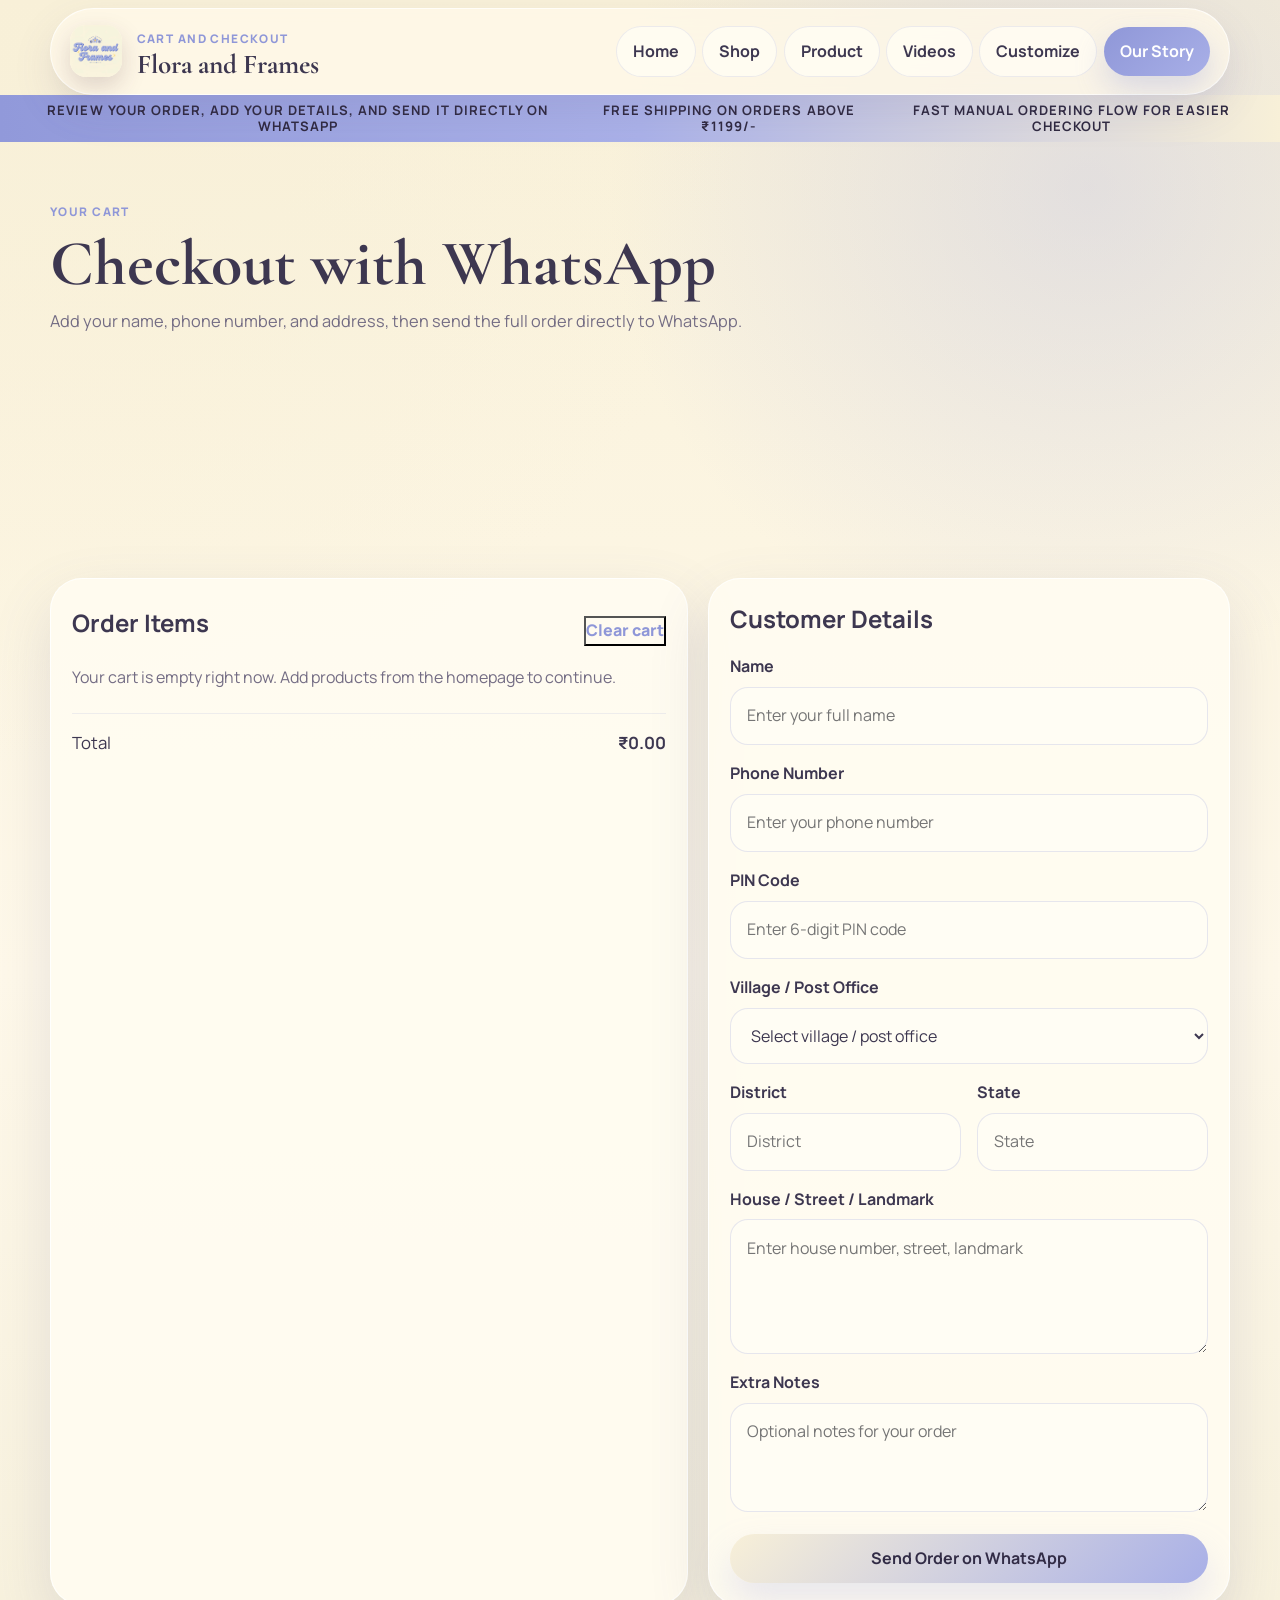
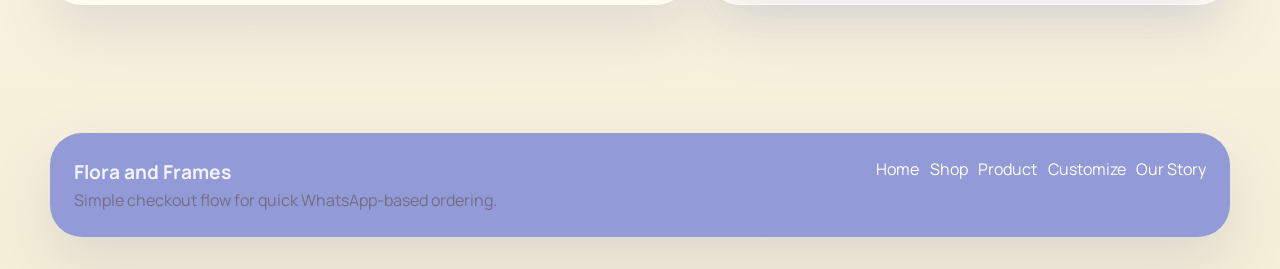
<file: cart.html>
<!doctype html>
<html lang="en">
  <head>
    <meta charset="UTF-8" />
    <meta name="viewport" content="width=device-width, initial-scale=1.0" />
    <title>Flora and Frames - Cart</title>
    <link rel="preconnect" href="https://fonts.googleapis.com" />
    <link rel="preconnect" href="https://fonts.gstatic.com" crossorigin />
    <link
      href="https://fonts.googleapis.com/css2?family=Cormorant+Garamond:wght@500;600;700&family=Manrope:wght@400;500;600;700;800&display=swap"
      rel="stylesheet"
    />
    <link rel="stylesheet" href="style.css" />
  </head>
  <body>
    <nav class="navbar">
      <button
        class="mobile-menu-toggle"
        type="button"
        aria-label="Toggle navigation"
        aria-expanded="false"
      >
        <span></span>
        <span></span>
        <span></span>
      </button>
      <div class="logo" onclick="goHome()">
        <img src="logo.jpg" alt="Flora and Frames" class="logo-img" />
        <div>
          <span class="brand-tag">Cart and checkout</span>
          <h2>Flora and Frames</h2>
        </div>
      </div>
      <div class="nav-actions" aria-label="Quick actions">
        <button
          class="icon-button"
          type="button"
          aria-label="Search"
          onclick="goShop()"
        >
          <svg viewBox="0 0 24 24" aria-hidden="true">
            <circle cx="11" cy="11" r="6.5"></circle>
            <path d="M16.2 16.2L21 21"></path>
          </svg>
        </button>
        <button
          class="icon-button"
          type="button"
          aria-label="Bag"
          onclick="goCart()"
        >
          <svg viewBox="0 0 24 24" aria-hidden="true">
            <path d="M7 8.5h10l-1 10H8z"></path>
            <path d="M9.5 8.5a2.5 2.5 0 0 1 5 0"></path>
          </svg>
          <span class="cart-count" data-cart-count>0</span>
        </button>
      </div>
      <div class="nav-links">
        <button class="nav-button ghost" onclick="goHome()">Home</button>
        <button class="nav-button ghost" onclick="goShop()">Shop</button>
        <button
          class="nav-button ghost"
          data-nav="product"
          onclick="goProduct()"
        >
          Product
        </button>
        <button class="nav-button ghost" onclick="goVideos()">Videos</button>
        <button class="nav-button ghost" onclick="goCustomize()">
          Customize
        </button>
        <button class="nav-button" onclick="goStory()">Our Story</button>
      </div>
    </nav>

    <div class="shipping-banner">
      <div class="announcement-slider" id="announcement-slider">
        <p class="announcement-item is-active">
          Review your order, add your details, and send it directly on WhatsApp
        </p>
        <p class="announcement-item">
          Free shipping on orders above &#8377;1199/-
        </p>
        <p class="announcement-item">
          Fast manual ordering flow for easier checkout
        </p>
      </div>
    </div>

    <main class="page-main">
      <section class="page-hero section-shell">
        <div class="section-heading" data-animate>
          <span class="eyebrow">Your cart</span>
          <h1 class="page-title">Checkout with WhatsApp</h1>
          <p>
            Add your name, phone number, and address, then send the full order
            directly to WhatsApp.
          </p>
        </div>
      </section>

      <section class="cart-section section-shell">
        <div class="cart-grid">
          <div class="cart-list-card" data-animate>
            <div class="cart-header-row">
              <h2>Order Items</h2>
              <button class="text-link" type="button" onclick="clearCart()">
                Clear cart
              </button>
            </div>
            <div id="cart-items" class="cart-items"></div>
            <div class="cart-total-row">
              <span>Total</span>
              <strong id="cart-total">&#8377;0.00</strong>
            </div>
          </div>

          <div class="checkout-card" data-animate>
            <h2>Customer Details</h2>
            <form id="checkout-form" class="checkout-form">
              <label>
                <span>Name</span>
                <input
                  type="text"
                  id="customer-name"
                  name="name"
                  placeholder="Enter your full name"
                  required
                />
              </label>
              <label>
                <span>Phone Number</span>
                <input
                  type="tel"
                  id="customer-phone"
                  name="phone"
                  placeholder="Enter your phone number"
                  required
                />
              </label>
              <label>
                <span>PIN Code</span>
                <input
                  type="text"
                  id="customer-pincode"
                  name="pincode"
                  inputmode="numeric"
                  maxlength="6"
                  placeholder="Enter 6-digit PIN code"
                  required
                />
              </label>
              <label>
                <span>Village / Post Office</span>
                <select id="customer-village" name="village" required>
                  <option value="">Select village / post office</option>
                </select>
              </label>
              <div class="checkout-inline-grid">
                <label>
                  <span>District</span>
                  <input
                    type="text"
                    id="customer-district"
                    name="district"
                    placeholder="District"
                    readonly
                    required
                  />
                </label>
                <label>
                  <span>State</span>
                  <input
                    type="text"
                    id="customer-state"
                    name="state"
                    placeholder="State"
                    readonly
                    required
                  />
                </label>
              </div>
              <label>
                <span>House / Street / Landmark</span>
                <textarea
                  id="customer-address"
                  name="address"
                  rows="4"
                  placeholder="Enter house number, street, landmark"
                  required
                ></textarea>
              </label>
              <label>
                <span>Extra Notes</span>
                <textarea
                  id="customer-notes"
                  name="notes"
                  rows="3"
                  placeholder="Optional notes for your order"
                ></textarea>
              </label>
              <button class="shop-now-btn checkout-submit" type="submit">
                Send Order on WhatsApp
              </button>
            </form>
          </div>
        </div>
      </section>
    </main>

    <footer class="footer">
      <div>
        <h3>Flora and Frames</h3>
        <p>Simple checkout flow for quick WhatsApp-based ordering.</p>
      </div>
      <div class="footer-links">
        <a href="index.html">Home</a>
        <a href="shop.html">Shop</a>
        <a href="product.html">Product</a>
        <a href="customize.html">Customize</a>
        <a href="story.html">Our Story</a>
      </div>
    </footer>

    <script src="script.js"></script>
  </body>
</html>
</file>
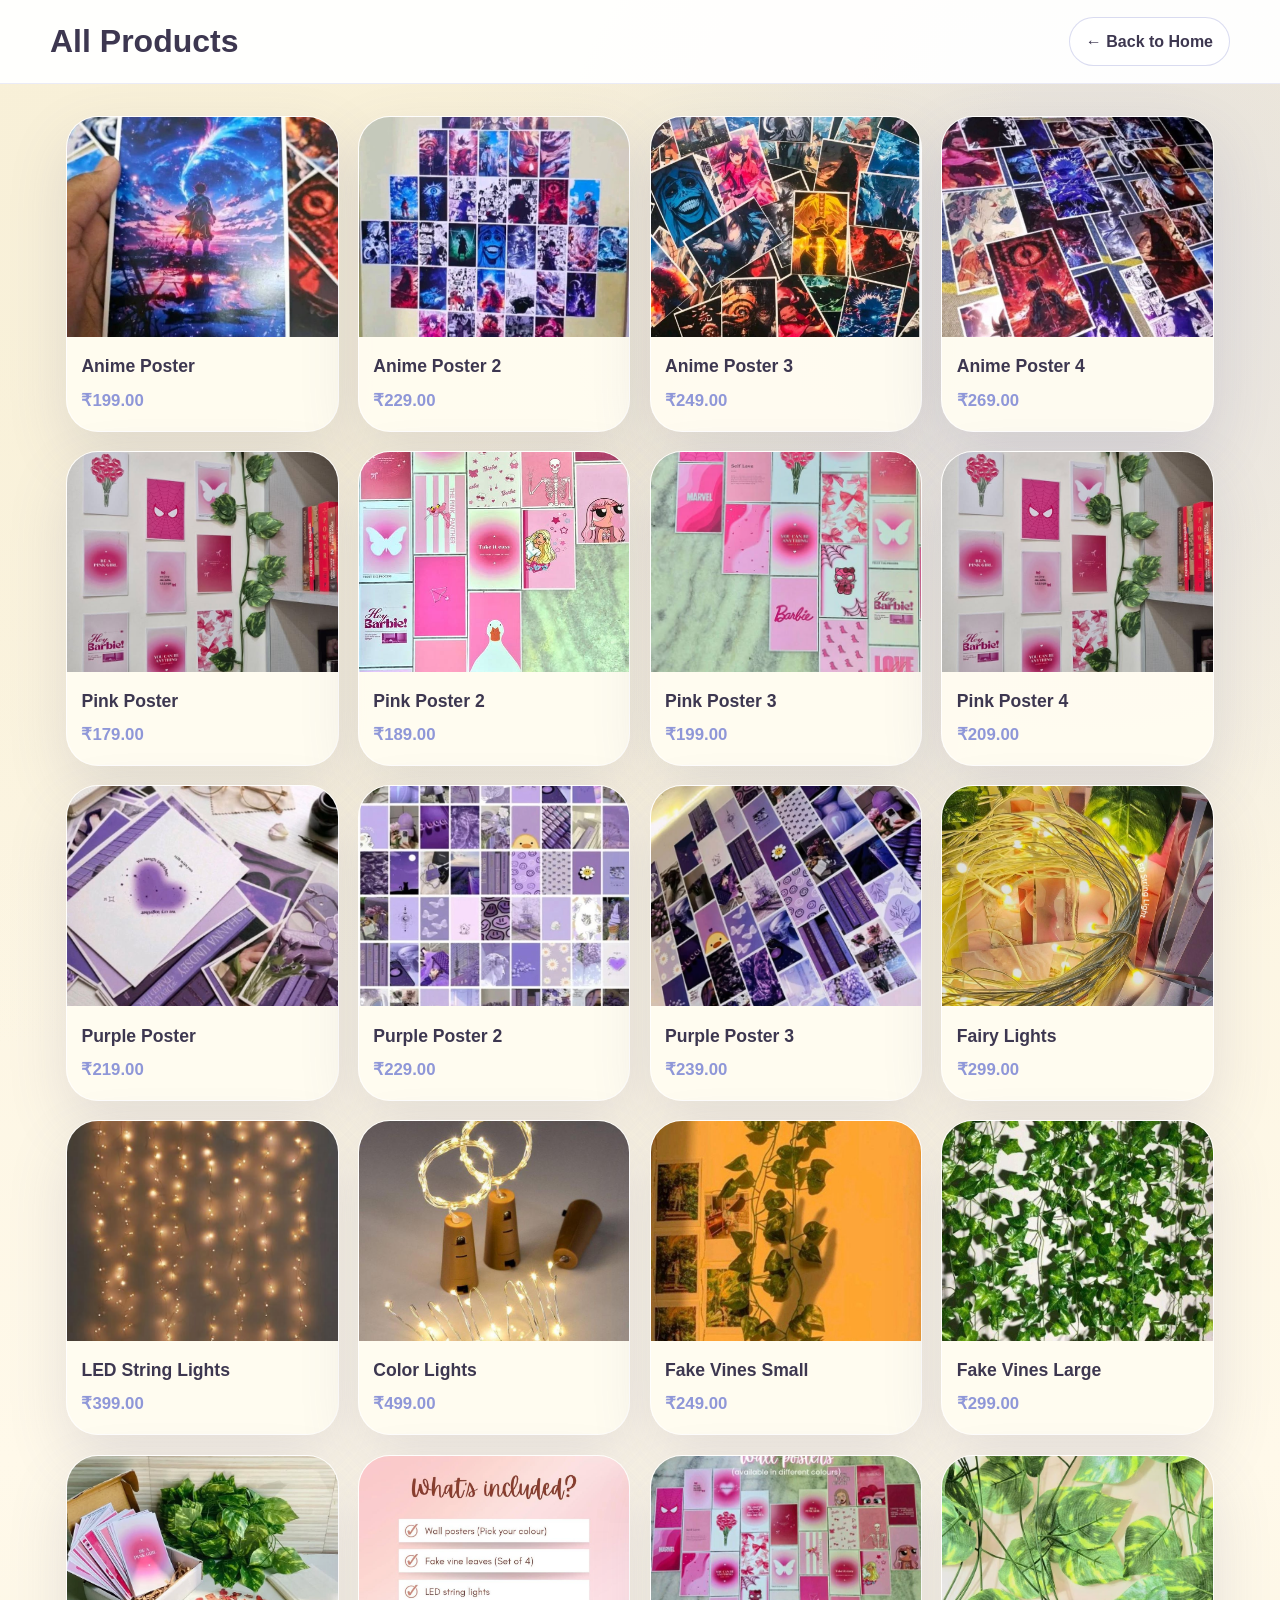
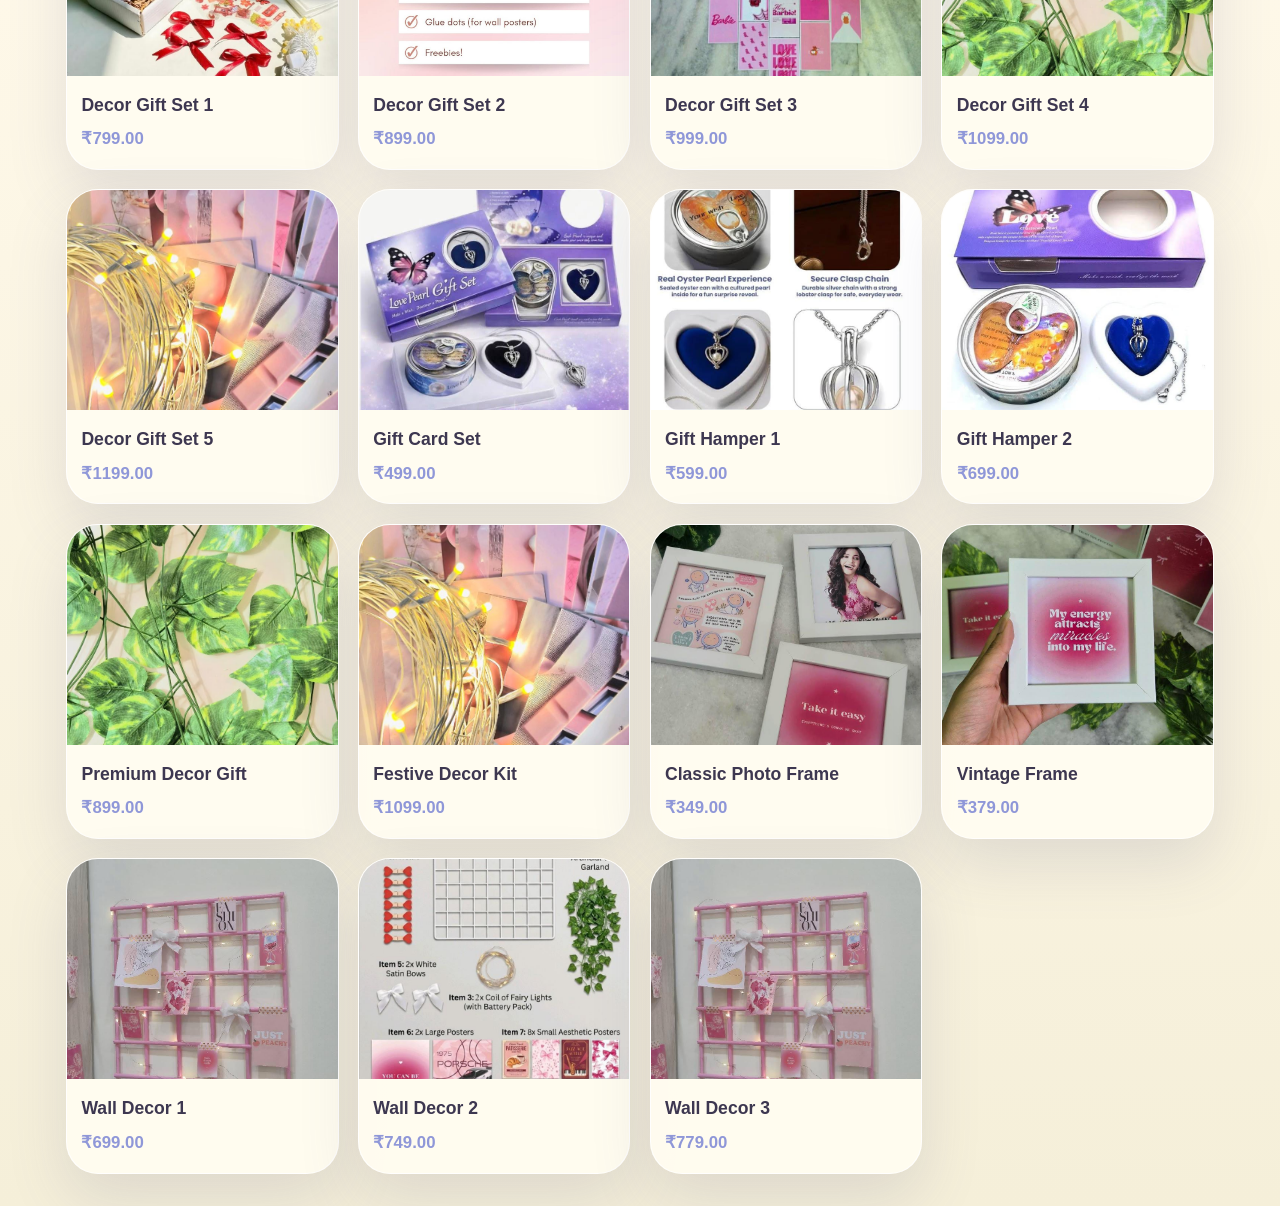
<file: product.html>
<!doctype html>
<html lang="en">
  <head>
    <meta charset="UTF-8" />
    <meta name="viewport" content="width=device-width, initial-scale=1.0" />
    <title>Flora and Frames - Products</title>
    <link rel="stylesheet" href="style.css" />
  </head>
  <body>
    <header class="product-header">
      <div class="product-header-inner">
        <h1 id="category-heading">Loading category...</h1>
        <button class="back-btn" onclick="goHome()">← Back to Home</button>
      </div>
    </header>

    <main class="product-main">
      <div id="category-products" class="product-grid"></div>
      <p class="empty-state" id="product-empty"></p>
    </main>

    <script src="script.js"></script>
  </body>
</html>
</file>
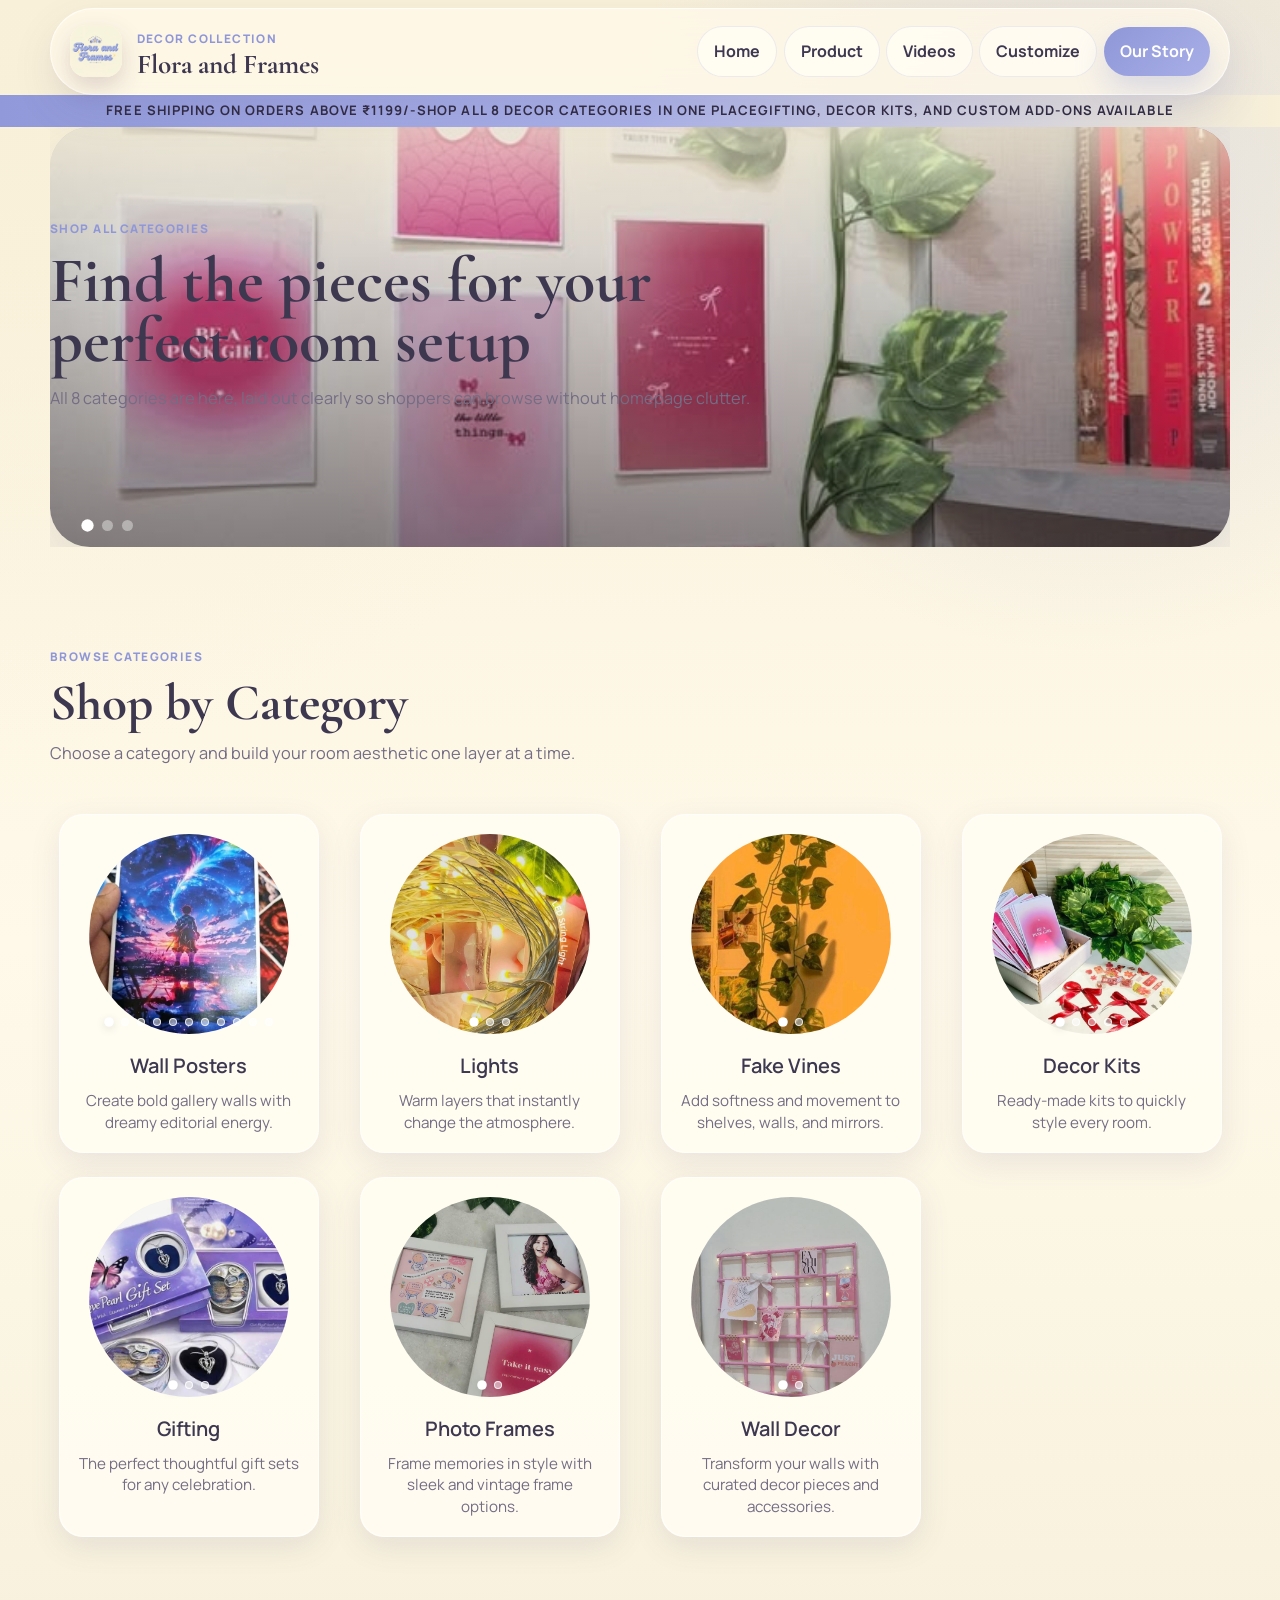
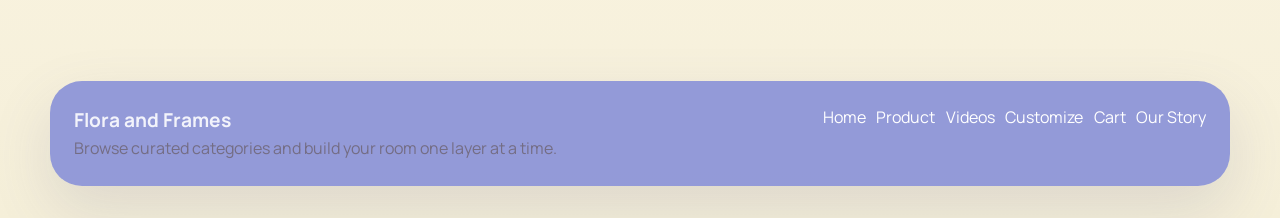
<file: shop.html>
<!doctype html>
<html lang="en">
  <head>
    <meta charset="UTF-8" />
    <meta name="viewport" content="width=device-width, initial-scale=1.0" />
    <title>Flora and Frames - Shop</title>
    <link rel="preconnect" href="https://fonts.googleapis.com" />
    <link rel="preconnect" href="https://fonts.gstatic.com" crossorigin />
    <link
      href="https://fonts.googleapis.com/css2?family=Cormorant+Garamond:wght@500;600;700&family=Manrope:wght@400;500;600;700;800&display=swap"
      rel="stylesheet"
    />
    <link rel="stylesheet" href="style.css" />
  </head>
  <body>
    <nav class="navbar">
      <button
        class="mobile-menu-toggle"
        type="button"
        aria-label="Toggle navigation"
        aria-expanded="false"
      >
        <span></span>
        <span></span>
        <span></span>
      </button>
      <div class="logo" onclick="goHome()">
        <img src="logo.jpg" alt="Flora and Frames" class="logo-img" />
        <div>
          <span class="brand-tag">Decor collection</span>
          <h2>Flora and Frames</h2>
        </div>
      </div>
      <div class="nav-actions" aria-label="Quick actions">
        <button
          class="icon-button"
          type="button"
          aria-label="Search"
          onclick="goShop()"
        >
          <svg viewBox="0 0 24 24" aria-hidden="true">
            <circle cx="11" cy="11" r="6.5"></circle>
            <path d="M16.2 16.2L21 21"></path>
          </svg>
        </button>
        <button
          class="icon-button"
          type="button"
          aria-label="Bag"
          onclick="goCart()"
        >
          <svg viewBox="0 0 24 24" aria-hidden="true">
            <path d="M7 8.5h10l-1 10H8z"></path>
            <path d="M9.5 8.5a2.5 2.5 0 0 1 5 0"></path>
          </svg>
          <span class="cart-count" data-cart-count>0</span>
        </button>
      </div>
      <div class="nav-links">
        <button class="nav-button ghost" onclick="goHome()">Home</button>
        <button
          class="nav-button ghost"
          data-nav="product"
          onclick="goProduct()"
        >
          Product
        </button>
        <button class="nav-button ghost" onclick="goVideos()">Videos</button>
        <button class="nav-button ghost" onclick="goCustomize()">
          Customize
        </button>
        <button class="nav-button" onclick="goStory()">Our Story</button>
      </div>
    </nav>

    <div class="shipping-banner">
      <div class="announcement-slider" id="announcement-slider">
        <p class="announcement-item is-active">
          Free shipping on orders above &#8377;1199/-
        </p>
        <p class="announcement-item">
          Shop all 8 decor categories in one place
        </p>
        <p class="announcement-item">
          Gifting, decor kits, and custom add-ons available
        </p>
      </div>
    </div>

    <main class="page-main">
      <section class="page-hero section-shell">
        <div class="shop-hero-slider-shell">
          <div class="hero-slider" id="hero-slider">
            <article class="hero-slide is-active">
              <img
                src="img/product_images/wall_posters/pink_wall_poster/pink_poster.jpg"
                alt="Aesthetic wall poster styling"
              />
            </article>
            <article class="hero-slide">
              <img
                src="img/product_images/wall_posters/purple_poster/purple_poster.jpg"
                alt="Soft poster decor for a room"
              />
            </article>
            <article class="hero-slide">
              <img
                src="img/product_images/wall_posters/anime_poster/anime_poster.jpg"
                alt="Poster collage for shop categories"
              />
            </article>
          </div>
          <div class="hero-slider-dots" id="hero-slider-dots"></div>
        </div>
        <div class="section-heading shop-hero-heading" data-animate>
          <span class="eyebrow">Shop all categories</span>
          <h1 class="page-title">
            Find the pieces for your perfect room setup
          </h1>
          <p>
            All 8 categories are here, laid out clearly so shoppers can browse
            without homepage clutter.
          </p>
        </div>
      </section>

      <section class="categories-section section-shell">
        <div class="section-heading" data-animate>
          <span class="eyebrow">Browse categories</span>
          <h2>Shop by Category</h2>
          <p>
            Choose a category and build your room aesthetic one layer at a time.
          </p>
        </div>
        <div class="category-grid">
          <!-- Wall Posters -->
          <div class="category-card">
            <div class="image-container">
              <div class="image-wrapper">
                <img
                  src="img/shop_images/wall_poster.jpeg"
                  src="img/shop_images/wall_poster1.jpeg"
                  alt="Wall Posters"
                  class="category-image"
                  data-category="wall-posters"
                />
              </div>
              <div class="dots-container">
                <span class="dot active"></span>
              </div>
            </div>
            <h3>Wall Posters</h3>
            <p>Create bold gallery walls with dreamy editorial energy.</p>
          </div>

          <!-- Lights -->
          <div class="category-card">
            <div class="image-container">
              <div class="image-wrapper">
                <img
                  src="img/shop_images/ligts.jpeg"
                  alt="Lights"
                  class="category-image"
                  data-category="lights"
                  data-index="0"
                />
              </div>
              <div class="dots-container">
                <span class="dot active"></span>
                <span class="dot"></span>
              </div>
            </div>
            <h3>Lights</h3>
            <p>Warm layers that instantly change the atmosphere.</p>
          </div>

          <!-- Fake Vines -->
          <div class="category-card">
            <div class="image-container">
              <div class="image-wrapper">
                <img
                  src="img/shop_images/fake_vines.jpeg"
                  alt="Fake Vines"
                  class="category-image"
                  data-category="fake-vines"
                />
              </div>
              <div class="dots-container">
                <span class="dot active"></span>
              </div>
            </div>
            <h3>Fake Vines</h3>
            <p>Add softness and movement to shelves, walls, and mirrors.</p>
          </div>

          <!-- Decor Kits -->
          <div class="category-card">
            <div class="image-container">
              <div class="image-wrapper">
                <img
                  src="img/shop_images/decor_kits.jpeg"
                  alt="Decor Kits"
                  class="category-image"
                  data-category="decor-kits"
                />
              </div>
              <div class="dots-container">
                <span class="dot active"></span>
              </div>
            </div>
            <h3>Decor Kits</h3>
            <p>Ready-made kits to quickly style every room.</p>
          </div>

          <!-- Gifting -->
          <div class="category-card">
            <div class="image-container">
              <div class="image-wrapper">
                <img
                  src="img/shop_images/gifting.jpeg"
                  alt="Gifting"
                  class="category-image"
                  data-category="gifting"
                  data-index="0"
                />
              </div>
              <div class="dots-container">
                <span class="dot active"></span>
                <span class="dot"></span>
                <span class="dot"></span>
              </div>
            </div>
            <h3>Gifting</h3>
            <p>The perfect thoughtful gift sets for any celebration.</p>
          </div>

          <!-- Photo Frames -->
          <div class="category-card">
            <div class="image-container">
              <div class="image-wrapper">
                <img
                  src="img/shop_images/photoframe.jpeg"
                  alt="Photo Frames"
                  class="category-image"
                  data-category="photo-frames"
                  data-index="0"
                />
              </div>
              <div class="dots-container">
                <span class="dot active"></span>
                <span class="dot"></span>
              </div>
            </div>
            <h3>Photo Frames</h3>
            <p>Frame memories in style with sleek and vintage frame options.</p>
          </div>

          <!-- Wall Decor -->
          <div class="category-card">
            <div class="image-container">
              <div class="image-wrapper">
                <img
                  src="img/shop_images/wall_decor.jpeg"
                  alt="Wall Decor"
                  class="category-image"
                  data-category="wall-decor"
                />
              </div>
              <div class="dots-container">
                <span class="dot active"></span>
              </div>
            </div>
            <h3>Wall Decor</h3>
            <p>
              Transform your walls with curated decor pieces and accessories.
            </p>
          </div>
        </div>
      </section>
    </main>

    <footer class="footer">
      <div>
        <h3>Flora and Frames</h3>
        <p>
          Browse curated categories and build your room one layer at a time.
        </p>
      </div>
      <div class="footer-links">
        <a href="index.html">Home</a>
        <a href="product.html">Product</a>
        <a href="videos.html">Videos</a>
        <a href="customize.html">Customize</a>
        <a href="cart.html">Cart</a>
        <a href="story.html">Our Story</a>
      </div>
    </footer>

    <script src="script.js"></script>
  </body>
</html>
</file>
<file: style.css>
:root {
  --bg: #f8f0d8;
  --bg-soft: #fff9ea;
  --surface: rgba(255, 249, 234, 0.78);
  --surface-strong: #fffdf4;
  --surface-dark: #443d58;
  --text: #3d3750;
  --muted: #746d84;
  --line: rgba(149, 155, 212, 0.22);
  --rose: #a8afe7;
  --rose-deep: #8f97d8;
  --peach: #f8f0d8;
  --sage: #d8ddb8;
  --blue: #9ea6e7;
  --shadow: 0 24px 60px rgba(96, 92, 137, 0.16);
  --radius-xl: 32px;
  --radius-lg: 24px;
  --radius-md: 18px;
  --radius-sm: 999px;
}

* {
  margin: 0;
  padding: 0;
  box-sizing: border-box;
}

html {
  scroll-behavior: smooth;
}

body {
  font-family: "Manrope", sans-serif;
  background:
    radial-gradient(circle at top left, rgba(248, 240, 216, 0.9), transparent 34%),
    radial-gradient(circle at 85% 10%, rgba(168, 175, 231, 0.28), transparent 24%),
    linear-gradient(180deg, #f8f0d8 0%, #fff9ea 52%, #f5efd9 100%);
  color: var(--text);
  line-height: 1.6;
  overflow-x: hidden;
}

img {
  display: block;
  max-width: 100%;
}

button {
  font: inherit;
}

.page-glow {
  position: fixed;
  width: 30rem;
  height: 30rem;
  border-radius: 50%;
  filter: blur(80px);
  opacity: 0.45;
  pointer-events: none;
  z-index: -1;
}

.page-glow-one {
  top: -8rem;
  left: -8rem;
  background: rgba(248, 240, 216, 0.9);
}

.page-glow-two {
  right: -10rem;
  top: 18rem;
  background: rgba(168, 175, 231, 0.34);
}

.section-shell {
  width: min(1180px, calc(100% - 2rem));
  margin: 0 auto;
}

.page-main {
  padding-bottom: 2rem;
}

.category-rail {
  display: flex;
  gap: 0.8rem;
  overflow-x: auto;
  padding-top: 1.2rem;
  padding-bottom: 0.2rem;
  scrollbar-width: none;
}

.category-rail::-webkit-scrollbar {
  display: none;
}

.rail-pill {
  flex: 0 0 auto;
  padding: 0.85rem 1.15rem;
  border: 1px solid rgba(149, 155, 212, 0.18);
  border-radius: var(--radius-sm);
  background: rgba(255, 253, 244, 0.92);
  color: var(--text);
  cursor: pointer;
  font-weight: 700;
  box-shadow: 0 10px 24px rgba(96, 92, 137, 0.1);
}

.page-hero {
  position: relative;
  padding-top: 3.5rem;
  overflow: hidden;
  min-height: 420px;
}

.shop-hero-slider-shell {
  position: absolute;
  inset: 0;
  z-index: 0;
  overflow: hidden;
  border-radius: calc(var(--radius-xl) + 8px);
  box-shadow: var(--shadow);
  min-height: 420px;
}

.shop-hero-slider-shell .hero-slider {
  min-height: 420px;
}

.shop-hero-slider-shell .hero-slide {
  background: transparent;
}

.shop-hero-slider-shell .hero-slide::after {
  content: "";
  position: absolute;
  inset: 0;
  background: linear-gradient(180deg, rgba(248, 240, 216, 0.72), rgba(248, 240, 216, 0.12) 30%, rgba(36, 23, 29, 0.42));
}

.shop-hero-heading {
  position: relative;
  z-index: 1;
  max-width: 760px;
  padding-top: 2rem;
}

.shop-hero-heading p {
  color: rgba(61, 55, 80, 0.86);
}

.page-title {
  font-family: "Cormorant Garamond", serif;
  font-size: clamp(3rem, 5vw, 4.8rem);
  line-height: 0.95;
  margin-top: 0.65rem;
}

.customize-page {
  background:
    radial-gradient(circle at top right, rgba(240, 202, 112, 0.18), transparent 28%),
    linear-gradient(180deg, #fffaf0 0%, #f7f0e3 100%);
}

.customize-page .page-main {
  position: relative;
}

.customize-page .page-main::before {
  content: "";
  position: absolute;
  inset: 1rem min(2vw, 1rem) auto;
  height: 420px;
  border-radius: 40px;
  background:
    linear-gradient(135deg, rgba(43, 28, 34, 0.04), transparent 36%),
    repeating-linear-gradient(
      90deg,
      rgba(43, 28, 34, 0.03) 0,
      rgba(43, 28, 34, 0.03) 1px,
      transparent 1px,
      transparent 22px
    );
  pointer-events: none;
  z-index: 0;
}

.customize-page .section-shell {
  position: relative;
  z-index: 1;
}

.customize-page .section-heading {
  max-width: 820px;
}

.customize-page .page-hero {
  padding-top: 2.6rem;
}

.customize-page .page-title {
  max-width: 15ch;
  color: #31253f;
}

.customize-page .section-heading p {
  max-width: 42rem;
  font-size: 1.08rem;
}

.customize-hero-meta {
  display: flex;
  flex-wrap: wrap;
  gap: 0.75rem;
  margin-top: 1.4rem;
}

.customize-hero-meta span {
  padding: 0.68rem 1rem;
  border-radius: 999px;
  border: 1px solid rgba(49, 37, 63, 0.12);
  background: rgba(255, 255, 255, 0.68);
  color: #31253f;
  font-size: 0.9rem;
  font-weight: 700;
}

.shipping-banner {
  background: linear-gradient(90deg, #9199da, #aab1e8, #f8f0d8);
  color: #2f2940;
  display: flex;
  align-items: center;
  justify-content: center;
  text-align: center;
  padding: 0.5rem 1rem;
  font-size: 0.82rem;
  font-weight: 700;
  letter-spacing: 0.08em;
  text-transform: uppercase;
}

.announcement-slider {
  display: flex;
  align-items: center;
  justify-content: center;
  min-height: 0;
}

.announcement-item {
  margin: 0;
  line-height: 1.2;
  opacity: 1;
  transform: none;
  transition: none;
}

.announcement-item.is-active {
  opacity: 1;
  transform: none;
}

.navbar {
  position: sticky;
  top: 0;
  z-index: 30;
  display: flex;
  align-items: center;
  justify-content: space-between;
  width: min(1180px, calc(100% - 2rem));
  margin: 0.5rem auto 0;
  padding: 1rem 1.2rem;
  background: rgba(255, 249, 234, 0.78);
  border: 1px solid rgba(255, 255, 255, 0.7);
  box-shadow: 0 16px 40px rgba(96, 92, 137, 0.12);
  backdrop-filter: blur(18px);
  border-radius: 999px;
}

.logo {
  display: flex;
  align-items: center;
  gap: 0.9rem;
  cursor: pointer;
}

.logo-img {
  width: 52px;
  height: 52px;
  object-fit: cover;
  border-radius: 16px;
  box-shadow: 0 10px 24px rgba(78, 45, 62, 0.18);
}

.brand-tag,
.eyebrow {
  display: inline-flex;
  align-items: center;
  gap: 0.45rem;
  font-size: 0.74rem;
  font-weight: 800;
  letter-spacing: 0.12em;
  text-transform: uppercase;
  color: var(--rose-deep);
}

.logo h2,
.section-heading h2,
.customize-copy h2,
.cta-card h2 {
  font-family: "Cormorant Garamond", serif;
}

.logo h2 {
  font-size: 1.7rem;
  line-height: 1;
}

.nav-links {
  display: flex;
  align-items: center;
  gap: 0.4rem;
  flex-wrap: nowrap;
  justify-content: flex-end;
}

.nav-actions {
  display: none;
  align-items: center;
  gap: 0.3rem;
}

.icon-button {
  display: inline-flex;
  align-items: center;
  justify-content: center;
  width: 38px;
  height: 38px;
  padding: 0;
  border: none;
  border-radius: 50%;
  background: transparent;
  color: var(--text);
  cursor: pointer;
  box-shadow: none;
  position: relative;
}

.icon-button svg {
  width: 20px;
  height: 20px;
  stroke: currentColor;
  fill: none;
  stroke-width: 1.8;
  stroke-linecap: round;
  stroke-linejoin: round;
}

.cart-count {
  display: none;
  align-items: center;
  justify-content: center;
  min-width: 18px;
  height: 18px;
  padding: 0 4px;
  border-radius: 999px;
  background: var(--rose-deep);
  color: #fff;
  font-size: 0.68rem;
  font-weight: 800;
  position: absolute;
  top: 3px;
  right: 0;
}

.mobile-menu-toggle {
  display: none;
  width: 48px;
  height: 48px;
  padding: 0;
  border: 1px solid rgba(149, 155, 212, 0.18);
  border-radius: 16px;
  background: rgba(255, 253, 244, 0.84);
  cursor: pointer;
  position: relative;
}

.mobile-menu-toggle span {
  display: block;
  width: 20px;
  height: 2px;
  position: absolute;
  left: 50%;
  border-radius: 999px;
  background: var(--text);
  transition: transform 0.25s ease, opacity 0.25s ease;
  transform: translateX(-50%);
}

.mobile-menu-toggle span:nth-child(1) {
  top: 15px;
}

.mobile-menu-toggle span:nth-child(2) {
  top: 22px;
}

.mobile-menu-toggle span:nth-child(3) {
  top: 29px;
}

.nav-button,
.shop-now-btn,
.hero-link,
.scroll-card button,
.custom-chip {
  border: none;
  transition: transform 0.25s ease, box-shadow 0.25s ease, background 0.25s ease;
}

.nav-button,
.shop-now-btn,
.hero-link {
  border-radius: var(--radius-sm);
  padding: 0.75rem 1rem;
  cursor: pointer;
  font-weight: 700;
}

.nav-button {
  background: linear-gradient(135deg, var(--rose-deep), var(--rose));
  color: #fff;
  box-shadow: 0 14px 30px rgba(143, 151, 216, 0.3);
}

.nav-button.ghost,
.hero-link {
  background: rgba(255, 253, 244, 0.84);
  color: var(--text);
  border: 1px solid rgba(149, 155, 212, 0.18);
  box-shadow: none;
}

.nav-button:hover,
.shop-now-btn:hover,
.hero-link:hover,
.scroll-card button:hover,
.custom-chip:hover {
  transform: translateY(-2px);
}

.hero {
  position: relative;
  min-height: 90vh;
  display: grid;
  align-items: center;
  margin-top: 1rem;
  padding: 2.5rem 0 1rem;
}

.store-hero {
  display: grid;
  grid-template-columns: minmax(0, 1.3fr) minmax(260px, 0.54fr);
  gap: 1.25rem;
  padding-top: 1.5rem;
  align-items: stretch;
}

.hero-slider-shell {
  position: relative;
  overflow: hidden;
  border-radius: calc(var(--radius-xl) + 8px);
  box-shadow: var(--shadow);
  min-height: 560px;
}

.hero-slider {
  position: relative;
  min-height: 560px;
}

.hero-slide {
  position: absolute;
  inset: 0;
  opacity: 0;
  visibility: hidden;
  transition: opacity 0.65s ease, visibility 0.65s ease;
  background-size: cover;
  background-position: center;
}

.hero-slide.is-active {
  opacity: 1;
  visibility: visible;
}

.hero-slide:nth-child(1) {
  background-image: url("img/hero/hero-photo-1.jpg");
}

.hero-slide:nth-child(2) {
  background-image: url("img/hero/hero-photo-2.jpg");
}

.hero-slide:nth-child(3) {
  background-image: url("img/hero/hero-photo-3.jpg");
}

.hero-slide img {
  width: 100%;
  height: 100%;
  object-fit: cover;
}

.hero-slide::after {
  content: "";
  position: absolute;
  inset: 0;
  background: linear-gradient(90deg, rgba(36, 23, 29, 0.72) 0%, rgba(36, 23, 29, 0.18) 58%, rgba(36, 23, 29, 0.62) 100%);
}

.hero-slide-copy {
  position: absolute;
  left: 2rem;
  bottom: 2rem;
  z-index: 1;
  max-width: 540px;
  color: #fff;
}

.hero-slide-copy h1,
.hero-slide-copy h2 {
  font-family: "Cormorant Garamond", serif;
  font-size: clamp(2.9rem, 6vw, 5rem);
  line-height: 0.95;
  margin-top: 0.65rem;
}

.hero-slide-copy p {
  margin-top: 0.85rem;
  color: rgba(255, 255, 255, 0.86);
}

.hero-slider-dots {
  position: absolute;
  left: 2rem;
  bottom: 1rem;
  z-index: 2;
  display: flex;
  gap: 0.55rem;
}

.hero-slider-dot {
  width: 11px;
  height: 11px;
  border-radius: 50%;
  border: none;
  background: rgba(255, 255, 255, 0.38);
  cursor: pointer;
}

.hero-slider-dot.is-active {
  background: #fff;
  transform: scale(1.12);
}

.hero-side-stack {
  display: grid;
  gap: 1rem;
}

.mini-promo-card {
  padding: 1.35rem;
  border-radius: var(--radius-xl);
  background: rgba(255, 252, 248, 0.82);
  border: 1px solid rgba(255, 255, 255, 0.82);
  box-shadow: var(--shadow);
}

.mini-promo-card.soft {
  background: linear-gradient(180deg, rgba(255, 247, 244, 0.9), rgba(252, 233, 239, 0.9));
}

.mini-promo-card h3 {
  margin-top: 0.65rem;
  font-size: 1.4rem;
}

.mini-promo-card p {
  margin-top: 0.55rem;
  color: var(--muted);
}

.text-link {
  margin-top: 1rem;
  padding: 0;
  background: transparent;
  color: var(--rose-deep);
  font-weight: 800;
  cursor: pointer;
}

.store-grid {
  display: grid;
  grid-template-columns: repeat(3, minmax(0, 1fr));
  gap: 1.25rem;
  padding-top: 2rem;
}

.feature-panel {
  padding: 1.4rem;
  border-radius: var(--radius-xl);
  background: rgba(255, 252, 248, 0.82);
  border: 1px solid rgba(255, 255, 255, 0.82);
  box-shadow: var(--shadow);
}

.feature-panel.wide {
  grid-column: span 2;
  display: flex;
  align-items: center;
  justify-content: space-between;
  gap: 1rem;
}

.feature-panel h2,
.feature-panel h3 {
  margin-top: 0.55rem;
}

.feature-panel p {
  margin-top: 0.55rem;
  color: var(--muted);
}

.hero-backdrop {
  position: absolute;
  inset: 0;
  border-radius: calc(var(--radius-xl) + 8px);
  overflow: hidden;
}

.hero-backdrop::after {
  content: "";
  position: absolute;
  inset: 0;
  background:
    linear-gradient(90deg, rgba(36, 23, 29, 0.74) 0%, rgba(36, 23, 29, 0.2) 58%, rgba(36, 23, 29, 0.56) 100%);
}

.hero-backdrop img {
  width: 100%;
  height: 100%;
  object-fit: cover;
  transform: scale(1.05);
}

.hero-grid {
  position: relative;
  z-index: 1;
  display: grid;
  grid-template-columns: minmax(0, 1.2fr) minmax(280px, 0.72fr);
  gap: 2rem;
  align-items: end;
  padding: 3rem;
}

.hero-copy {
  color: #fff;
  max-width: 680px;
}

.hero-copy h1 {
  font-family: "Cormorant Garamond", serif;
  font-size: clamp(3.2rem, 7vw, 5.8rem);
  line-height: 0.95;
  margin: 1rem 0;
}

.hero-copy p {
  max-width: 580px;
  font-size: 1.05rem;
  color: rgba(255, 255, 255, 0.84);
}

.hero-actions {
  display: flex;
  flex-wrap: wrap;
  gap: 1rem;
  margin-top: 1.8rem;
}

.shop-now-btn {
  background: linear-gradient(135deg, #f8f0d8, #a8afe7);
  color: #322c46;
  box-shadow: 0 18px 36px rgba(168, 175, 231, 0.28);
}

.hero-stats {
  display: grid;
  grid-template-columns: repeat(3, minmax(0, 1fr));
  gap: 1rem;
  margin-top: 2rem;
}

.stat-card,
.hero-panel,
.trust-strip,
.scroll-card,
.category-card,
.preview-card,
.carousel-container,
.process-card,
.cta-card,
.footer {
  box-shadow: var(--shadow);
}

.stat-card {
  padding: 1rem 1rem 1.1rem;
  border-radius: var(--radius-md);
  background: rgba(255, 255, 255, 0.14);
  border: 1px solid rgba(255, 255, 255, 0.22);
  backdrop-filter: blur(10px);
}

.stat-card strong {
  display: block;
  font-size: 1.35rem;
}

.stat-card span {
  display: block;
  margin-top: 0.35rem;
  font-size: 0.9rem;
  color: rgba(255, 255, 255, 0.8);
}

.hero-panel {
  align-self: center;
  padding: 1.4rem;
  background: rgba(255, 249, 234, 0.18);
  color: #fff;
  border: 1px solid rgba(255, 255, 255, 0.22);
  border-radius: var(--radius-xl);
  backdrop-filter: blur(18px);
}

.panel-badge,
.preview-pill {
  display: inline-block;
  padding: 0.45rem 0.8rem;
  border-radius: var(--radius-sm);
  background: rgba(255, 255, 255, 0.16);
  font-size: 0.76rem;
  letter-spacing: 0.08em;
  text-transform: uppercase;
}

.hero-panel h3 {
  font-family: "Cormorant Garamond", serif;
  font-size: 2rem;
  margin: 1rem 0 0.45rem;
}

.hero-panel p {
  color: rgba(255, 255, 255, 0.84);
}

.vibe-tags,
.preview-tags,
.carousel-dots,
.footer-links,
.customize-controls {
  display: flex;
  flex-wrap: wrap;
  gap: 0.65rem;
}

.vibe-tags {
  margin-top: 1rem;
}

.vibe-tags span,
.preview-tags span {
  padding: 0.55rem 0.9rem;
  border-radius: var(--radius-sm);
  background: rgba(255, 255, 255, 0.12);
  border: 1px solid rgba(255, 255, 255, 0.12);
  font-size: 0.84rem;
}

.mini-room-card {
  display: grid;
  grid-template-columns: 92px 1fr;
  gap: 1rem;
  margin-top: 1.35rem;
  padding: 0.9rem;
  border-radius: var(--radius-md);
  background: rgba(255, 255, 255, 0.08);
}

.mini-room-card img {
  width: 92px;
  height: 92px;
  border-radius: 18px;
  object-fit: cover;
}

.mini-room-card h4 {
  margin-bottom: 0.3rem;
}

.trust-strip {
  display: grid;
  grid-template-columns: repeat(4, minmax(0, 1fr));
  gap: 1rem;
  margin-top: 1.25rem;
  padding: 1.25rem;
  border-radius: var(--radius-xl);
  background: rgba(255, 252, 241, 0.78);
  border: 1px solid rgba(255, 255, 255, 0.65);
  backdrop-filter: blur(14px);
}

.trust-strip div {
  text-align: center;
  font-weight: 700;
  color: var(--muted);
}

.favorites-section,
.product-strip-section,
.video-strip-section,
.categories-section,
.customize-section,
.custom-request-section,
.real-rooms-section,
.process-section,
.story-section,
.cta-section {
  padding: 6rem 0 0;
}

.section-heading {
  max-width: 720px;
  margin-bottom: 2rem;
}

.section-heading.compact {
  margin-bottom: 1.2rem;
}

.section-heading h2,
.customize-copy h2,
.cta-card h2 {
  font-size: clamp(2.6rem, 4vw, 4rem);
  line-height: 0.95;
  margin-top: 0.65rem;
}

.section-heading p,
.customize-copy p,
.cta-card p {
  margin-top: 0.8rem;
  color: var(--muted);
  font-size: 1.02rem;
}

.horizontal-scroll {
  display: grid;
  grid-auto-flow: column;
  grid-auto-columns: minmax(250px, 290px);
  gap: 1.25rem;
  overflow-x: auto;
  padding: 0.35rem 0.15rem 1rem;
  scrollbar-width: none;
}

.horizontal-scroll::-webkit-scrollbar {
  display: none;
}

.scroll-card {
  min-height: 100%;
  border-radius: 28px;
  overflow: hidden;
  background: rgba(255, 253, 244, 0.9);
  border: 1px solid rgba(255, 255, 255, 0.9);
  transform-style: preserve-3d;
}

.scroll-card img {
  width: 100%;
  height: 270px;
  object-fit: cover;
}

.card-copy {
  padding: 1.2rem;
}

.card-label {
  display: inline-block;
  margin-bottom: 0.7rem;
  color: var(--rose-deep);
  font-size: 0.76rem;
  font-weight: 800;
  letter-spacing: 0.1em;
  text-transform: uppercase;
}

.scroll-card h3,
.category-card h3,
.process-card h3,
.footer h3 {
  font-size: 1.2rem;
}

.scroll-card p,
.category-card p,
.process-card p,
.footer p {
  color: var(--muted);
}

.card-meta {
  display: flex;
  align-items: center;
  justify-content: space-between;
  margin-top: 1rem;
}

.card-meta span {
  font-weight: 800;
  color: var(--text);
}

.scroll-card button {
  padding: 0.75rem 1rem;
  border-radius: var(--radius-sm);
  background: rgba(168, 175, 231, 0.16);
  color: var(--rose-deep);
  font-weight: 700;
  cursor: pointer;
}

.product-strip {
  display: grid;
  grid-auto-flow: column;
  grid-auto-columns: minmax(200px, 230px);
  gap: 1rem;
  overflow-x: auto;
  padding-bottom: 0.5rem;
  scrollbar-width: none;
}

.product-strip::-webkit-scrollbar {
  display: none;
}

.product-strip-card {
  background: transparent;
}

.product-strip-card img {
  width: 100%;
  height: 220px;
  object-fit: cover;
  border-radius: 12px;
}

.product-strip-card h3 {
  margin-top: 0.9rem;
  font-size: 1rem;
  font-weight: 500;
}

.product-strip-card p {
  margin-top: 0.45rem;
  font-size: 1.05rem;
  color: var(--text);
}

.product-strip-card button {
  width: 100%;
  margin-top: 1rem;
  padding: 0.85rem 1rem;
  border: 1.6px solid rgba(61, 55, 80, 0.72);
  border-radius: 999px;
  background: #fffdf4;
  color: var(--text);
  font-weight: 600;
  cursor: pointer;
  box-shadow: none;
}

.product-strip-card button:hover {
  background: #f5efff;
}

.category-grid,
.process-grid {
  display: grid;
  grid-template-columns: repeat(4, minmax(0, 1fr));
  gap: 1.25rem;
}

.category-grid {
  align-items: stretch;
}

.featured-product-showcase {
  display: grid;
  gap: 1rem;
  margin-bottom: 2rem;
}

.featured-product-main {
  display: grid;
  grid-template-columns: minmax(220px, 320px) minmax(0, 1fr);
  gap: 1.25rem;
  align-items: start;
  padding: 1.25rem;
  border-radius: var(--radius-xl);
  background: rgba(255, 252, 241, 0.88);
  border: 1px solid rgba(255, 255, 255, 0.82);
  box-shadow: var(--shadow);
}

.featured-product-gallery {
  display: grid;
  grid-template-columns: repeat(2, minmax(0, 1fr));
  gap: 0.9rem;
  align-items: stretch;
}

.featured-product-gallery img {
  width: 100%;
  aspect-ratio: 1 / 1;
  object-fit: cover;
  border-radius: 24px;
  display: block;
}

.featured-product-copy h3 {
  margin-top: 0.45rem;
  font-size: 2rem;
  font-family: "Cormorant Garamond", serif;
}

.featured-product-copy p {
  margin-top: 0.65rem;
  color: var(--muted);
  max-width: 34rem;
}

.mini-product-slider {
  display: grid;
  grid-auto-flow: column;
  grid-auto-columns: minmax(145px, 165px);
  gap: 0.9rem;
  overflow-x: auto;
  padding-bottom: 0.3rem;
  scrollbar-width: none;
}

.mini-product-slider::-webkit-scrollbar {
  display: none;
}

.mini-product-card {
  padding: 0.7rem;
  border-radius: 24px;
  background: rgba(255, 252, 241, 0.88);
  border: 1px solid rgba(255, 255, 255, 0.82);
  box-shadow: var(--shadow);
}

.mini-product-card img {
  width: 100%;
  aspect-ratio: 1 / 1;
  object-fit: cover;
  border-radius: 18px;
}

.mini-product-card h4 {
  margin-top: 0.7rem;
  font-size: 0.95rem;
}

.mini-product-card p {
  margin-top: 0.2rem;
  color: var(--muted);
  font-size: 0.92rem;
}

.category-card,
.process-card,
.preview-card,
.cta-card {
  border-radius: var(--radius-xl);
  background: rgba(255, 252, 241, 0.84);
  border: 1px solid rgba(255, 255, 255, 0.8);
  overflow: hidden;
}

.category-card img {
  width: 100%;
  height: 290px;
  object-fit: cover;
  border-radius: 50%;
  width: min(250px, 100%);
  aspect-ratio: 1 / 1;
  margin: 1rem auto 0;
}

.category-copy {
  padding: 1.3rem;
}

.category-slideshow-card .slideshow-wrapper {
  position: relative;
  width: 100%;
  min-height: 290px;
  overflow: hidden;
  background: #fff;
  border-radius: 50%;
  margin: 1rem auto 0;
  display: grid;
  place-items: center;
}

.category-slideshow-card .slideshow-image {
  width: 100%;
  height: 100%;
  object-fit: cover;
  border-radius: 50%;
  opacity: 0;
  transition: opacity 0.8s ease;
}

.category-slideshow-card .slideshow-image.is-visible {
  opacity: 1;
}

.category-slideshow-card .slideshow-dots {
  position: absolute;
  left: 50%;
  bottom: 0.8rem;
  transform: translateX(-50%);
  display: flex;
  gap: 0.4rem;
  pointer-events: none;
}

.category-slideshow-card .slideshow-dot {
  width: 9px;
  height: 9px;
  border-radius: 50%;
  border: 1px solid rgba(255, 255, 255, 0.92);
  background: rgba(255, 255, 255, 0.35);
  pointer-events: auto;
  cursor: pointer;
}

.category-slideshow-card .slideshow-dot.active {
  background: rgba(255, 255, 255, 1);
  transform: scale(1.16);
}

.category-slideshow-card:hover {
  transform: translateY(-6px) scale(1.01);
  box-shadow: 0 22px 60px rgba(67, 57, 89, 0.24);
}

.category-card {
  transition: transform 0.3s ease, box-shadow 0.3s ease;
  min-height: 100%;
}

.category-card:hover {
  transform: translateY(-8px);
}

.category-card-compact {
  background: transparent;
  border: none;
  border-radius: 0;
  box-shadow: none;
  overflow: visible;
  cursor: pointer;
}

.category-card-compact img {
  height: 270px;
  border-radius: 0;
  width: 100%;
  aspect-ratio: 1 / 1;
  margin: 0;
}

.category-card-compact .category-copy {
  padding: 0.65rem 0 0;
}

.category-card-compact .category-copy h3 {
  display: flex;
  align-items: center;
  gap: 0.45rem;
  margin: 0;
  font-size: 1.45rem;
  font-family: "Manrope", sans-serif;
  font-weight: 500;
  letter-spacing: 0.01em;
}

.category-card-compact .category-copy h3 span {
  font-size: 1.15em;
}

.product-price {
  margin-top: 0.45rem;
  font-size: 1.05rem;
  color: var(--text);
  font-weight: 500;
}

.product-cart-btn {
  width: 100%;
  margin-top: 1rem;
  padding: 0.9rem 1rem;
  border: 1.6px solid rgba(61, 55, 80, 0.72);
  border-radius: 999px;
  background: #fffdf4;
  color: var(--text);
  font-weight: 600;
  cursor: pointer;
  box-shadow: none;
  transition: background 0.25s ease, transform 0.25s ease;
}

.product-cart-btn:hover {
  background: rgba(168, 175, 231, 0.14);
  transform: translateY(-2px);
}

.customize-grid {
  display: grid;
  grid-template-columns: minmax(280px, 0.82fr) minmax(0, 1.18fr);
  gap: 1.4rem;
  align-items: start;
}

.customize-copy {
  display: grid;
  gap: 1rem;
}

.customize-intro-card {
  padding: 1.2rem 1.2rem 1.1rem;
  border-radius: 26px;
  background: rgba(255, 252, 241, 0.84);
  border: 1px solid rgba(255, 255, 255, 0.92);
}

.customize-intro-card h3 {
  margin-top: 0.5rem;
  font-size: 1.9rem;
  line-height: 1;
  font-family: "Cormorant Garamond", serif;
}

.customize-intro-card p {
  margin-top: 0.7rem;
  color: var(--muted);
}

.customize-controls {
  margin-top: 1.5rem;
}

.custom-chip {
  padding: 0.9rem 1.1rem;
  border-radius: var(--radius-sm);
  background: rgba(255, 252, 241, 0.88);
  border: 1px solid var(--line);
  color: var(--text);
  cursor: pointer;
  font-weight: 700;
}

.custom-chip.is-active {
  background: linear-gradient(135deg, var(--rose-deep), var(--rose));
  color: #fff;
  box-shadow: 0 14px 30px rgba(143, 151, 216, 0.26);
}

.customize-features {
  display: grid;
  gap: 0.9rem;
}

.feature-line {
  padding: 0.95rem 1rem;
  border-radius: 22px;
  background: rgba(255, 255, 255, 0.72);
  border: 1px solid rgba(49, 37, 63, 0.08);
}

.feature-line strong {
  display: block;
  margin-bottom: 0.25rem;
}

.feature-line span {
  color: var(--muted);
}

.preview-card {
  position: relative;
  padding: 1.35rem;
  min-height: 540px;
  transition: background 0.4s ease, transform 0.4s ease;
  border: 1px solid rgba(49, 37, 63, 0.08);
  box-shadow: 0 24px 48px rgba(73, 58, 78, 0.12);
}

.customize-product-card {
  width: min(100%, 420px);
  margin: 0 auto;
  padding: 1.35rem;
  border-radius: var(--radius-xl);
  background: rgba(255, 252, 241, 0.95);
  border: 1px solid rgba(255, 255, 255, 0.9);
  box-shadow: var(--shadow);
}

.customize-slider {
  position: relative;
  overflow: hidden;
  border-radius: 28px;
  background: rgba(255, 255, 255, 0.55);
  min-height: 360px;
}

.customize-slider-track {
  position: relative;
  min-height: 360px;
}

.customize-slide {
  display: none;
}

.customize-slide.is-active {
  display: block;
}

.customize-slide img {
  width: 100%;
  height: 360px;
  object-fit: cover;
  border-radius: 28px;
}

.customize-slider-btn {
  position: absolute;
  top: 50%;
  transform: translateY(-50%);
  width: 44px;
  height: 44px;
  border: none;
  border-radius: 50%;
  background: rgba(255, 253, 244, 0.9);
  color: var(--text);
  font-size: 1.2rem;
  cursor: pointer;
  box-shadow: 0 12px 26px rgba(43, 28, 34, 0.12);
}

.customize-slider-prev {
  left: 0.9rem;
}

.customize-slider-next {
  right: 0.9rem;
}

.customize-mini-gallery {
  display: grid;
  grid-template-columns: repeat(3, minmax(0, 1fr));
  gap: 0.7rem;
  margin-top: 0.95rem;
}

.customize-mini-gallery img {
  width: 100%;
  height: 82px;
  object-fit: cover;
  border-radius: 18px;
}

.customize-card-link-row {
  display: flex;
  justify-content: center;
  align-items: center;
  min-height: 72px;
  padding: 0.95rem 0 0.1rem;
}

.customize-inline-link {
  border: none;
  background: transparent;
  color: var(--text);
  font-size: 1.02rem;
  font-weight: 600;
  text-decoration: underline;
  text-underline-offset: 0.18em;
  cursor: pointer;
}

/* Product page styles */
.product-header {
  background: rgba(255, 255, 255, 0.95);
  border-bottom: 1px solid rgba(149, 155, 212, 0.2);
  padding: 1rem 1.25rem;
  position: sticky;
  top: 0;
  z-index: 25;
}

.product-header-inner {
  display: flex;
  justify-content: space-between;
  align-items: center;
  gap: 1rem;
  max-width: min(1180px, calc(100% - 2rem));
  margin: 0 auto;
}

.back-btn {
  border: 1px solid rgba(149, 155, 212, 0.36);
  background: #fff;
  border-radius: 999px;
  color: var(--text);
  font-weight: 700;
  padding: 0.65rem 1rem;
  cursor: pointer;
}

.product-main {
  max-width: min(1180px, calc(100% - 2rem));
  margin: 2rem auto;
  padding: 0 1rem;
}

.product-grid {
  display: grid;
  grid-template-columns: repeat(auto-fit, minmax(220px, 1fr));
  gap: 1.2rem;
}

.product-card {
  border-radius: var(--radius-xl);
  background: rgba(255, 252, 241, 0.95);
  border: 1px solid rgba(255, 255, 255, 0.85);
  box-shadow: var(--shadow);
  overflow: hidden;
}

.product-card img {
  width: 100%;
  height: 220px;
  object-fit: cover;
}

.product-info {
  padding: 0.95rem 0.9rem 1rem;
}

.product-info h3 {
  font-size: 1.1rem;
  margin-bottom: 0.35rem;
}

.product-price {
  font-size: 1.05rem;
  color: var(--rose-deep);
  font-weight: 700;
}

.empty-state {
  font-size: 1.08rem;
  color: var(--muted);
  text-align: center;
  margin-top: 0.85rem;
}


.custom-request-card {
  padding: 1.35rem;
  border-radius: var(--radius-xl);
  background: rgba(255, 255, 255, 0.82);
  border: 1px solid rgba(49, 37, 63, 0.08);
  box-shadow: 0 24px 48px rgba(73, 58, 78, 0.1);
}

.custom-request-grid {
  display: grid;
  grid-template-columns: repeat(2, minmax(0, 1fr));
  gap: 1rem;
}

.custom-field {
  display: grid;
  gap: 0.45rem;
}

.custom-field span {
  font-size: 0.92rem;
  font-weight: 700;
  color: var(--muted);
}

.custom-field input,
.custom-field select,
.custom-field textarea {
  width: 100%;
  padding: 0.95rem 1rem;
  border-radius: 18px;
  border: 1px solid rgba(61, 55, 80, 0.18);
  background: rgba(255, 255, 255, 0.96);
  color: var(--text);
  font: inherit;
}

.custom-field textarea {
  resize: vertical;
  min-height: 120px;
}

.custom-field-full {
  grid-column: 1 / -1;
}

.custom-request-note {
  margin-top: 1.1rem;
  padding: 1rem 1.1rem;
  border-radius: 22px;
  background: rgba(255, 255, 255, 0.55);
}

.custom-request-note p {
  margin-top: 0.35rem;
  color: var(--muted);
}

.custom-request-actions {
  margin-top: 1.1rem;
}

.custom-request-actions .nav-button {
  width: 100%;
  justify-content: center;
}

.preview-card.theme-soft {
  background: linear-gradient(180deg, rgba(255, 249, 234, 0.96), rgba(232, 235, 255, 0.92));
}

.preview-card.theme-cozy {
  background: linear-gradient(180deg, rgba(255, 247, 229, 0.96), rgba(248, 240, 216, 0.92));
}

.preview-card.theme-fresh {
  background: linear-gradient(180deg, rgba(255, 250, 238, 0.96), rgba(226, 231, 255, 0.9));
}

.preview-top {
  display: flex;
  justify-content: space-between;
  align-items: center;
  gap: 1rem;
}

.preview-stage {
  position: relative;
  margin-top: 1.2rem;
  border-radius: 26px;
  overflow: hidden;
  min-height: 330px;
  background: rgba(255, 255, 255, 0.6);
}

.preview-stage img {
  width: 100%;
  height: 330px;
  object-fit: cover;
  position: relative;
  z-index: 1;
}

.preview-orb {
  position: absolute;
  inset: auto auto -3rem -2rem;
  width: 11rem;
  height: 11rem;
  border-radius: 50%;
  background: rgba(168, 175, 231, 0.32);
  filter: blur(10px);
  z-index: 0;
  animation: floatOrb 5.5s ease-in-out infinite;
}

@keyframes floatOrb {
  0%, 100% {
    transform: translate3d(0, 0, 0) scale(1);
  }
  50% {
    transform: translate3d(1.2rem, -1rem, 0) scale(1.08);
  }
}

.preview-notes {
  margin-top: 1.1rem;
}

.carousel-container {
  position: relative;
  overflow: hidden;
  border-radius: calc(var(--radius-xl) + 6px);
  background: var(--surface-strong);
}

.carousel {
  display: flex;
  transition: transform 0.65s cubic-bezier(0.22, 1, 0.36, 1);
}

.carousel-slide {
  min-width: 100%;
  height: 560px;
}

.carousel-slide img {
  width: 100%;
  height: 100%;
  object-fit: cover;
}

.carousel-overlay {
  position: absolute;
  left: 1.25rem;
  right: 1.25rem;
  bottom: 1.25rem;
  display: flex;
  align-items: end;
  justify-content: space-between;
  gap: 1rem;
  padding: 1.2rem;
  border-radius: 24px;
  background: linear-gradient(180deg, rgba(43, 28, 34, 0.12), rgba(43, 28, 34, 0.7));
  color: #fff;
}

.carousel-overlay h3 {
  font-family: "Cormorant Garamond", serif;
  font-size: 2rem;
}

.carousel-dot {
  width: 12px;
  height: 12px;
  border-radius: 50%;
  background: rgba(255, 255, 255, 0.35);
  border: none;
  cursor: pointer;
}

.carousel-dot.is-active {
  background: #fff;
  transform: scale(1.1);
}

.carousel-prev,
.carousel-next {
  position: absolute;
  top: 50%;
  transform: translateY(-50%);
  width: 52px;
  height: 52px;
  border: none;
  border-radius: 50%;
  background: rgba(255, 253, 244, 0.88);
  color: var(--text);
  font-size: 1.5rem;
  cursor: pointer;
  box-shadow: 0 16px 30px rgba(96, 92, 137, 0.16);
}

.carousel-prev {
  left: 1.2rem;
}

.carousel-next {
  right: 1.2rem;
}

.process-grid {
  grid-template-columns: repeat(3, minmax(0, 1fr));
}

.process-card {
  padding: 1.5rem;
}

.process-card span {
  display: inline-flex;
  width: 3rem;
  height: 3rem;
  align-items: center;
  justify-content: center;
  margin-bottom: 1rem;
  border-radius: 50%;
  background: rgba(168, 175, 231, 0.18);
  color: var(--rose-deep);
  font-weight: 800;
}

.story-grid {
  display: grid;
  grid-template-columns: minmax(0, 1.05fr) minmax(320px, 0.95fr);
  gap: 1.5rem;
  align-items: center;
}

.story-copy h2 {
  margin-top: 0.65rem;
  font-family: "Cormorant Garamond", serif;
  font-size: clamp(2.4rem, 4vw, 3.8rem);
  line-height: 0.98;
}

.story-copy p {
  margin-top: 1rem;
  color: var(--muted);
  font-size: 1rem;
}

.story-card {
  overflow: hidden;
  border-radius: var(--radius-xl);
  background: rgba(255, 252, 241, 0.86);
  border: 1px solid rgba(255, 255, 255, 0.82);
  box-shadow: var(--shadow);
}

.story-card img {
  width: 100%;
  height: 340px;
  object-fit: cover;
}

.story-card-copy {
  padding: 1.35rem;
}

.story-card-copy strong {
  display: block;
  margin-bottom: 0.45rem;
  font-size: 1.08rem;
}

.story-card-copy p {
  color: var(--muted);
}

.cta-card {
  display: flex;
  align-items: center;
  justify-content: space-between;
  gap: 1.5rem;
  padding: 2rem;
  background:
    radial-gradient(circle at top right, rgba(168, 175, 231, 0.32), transparent 28%),
    linear-gradient(135deg, rgba(255, 249, 234, 0.96), rgba(232, 235, 255, 0.92));
}

.footer {
  display: flex;
  justify-content: space-between;
  gap: 1.5rem;
  width: min(1180px, calc(100% - 2rem));
  margin: 6rem auto 2rem;
  padding: 1.5rem;
  border-radius: var(--radius-xl);
  background: rgba(143, 151, 216, 0.96);
  color: rgba(255, 255, 255, 0.88);
}

.footer-links a {
  color: #fff;
  text-decoration: none;
}

[data-animate] {
  opacity: 0;
  transform: translateY(28px) scale(0.98);
  transition:
    opacity 0.7s ease,
    transform 0.7s cubic-bezier(0.22, 1, 0.36, 1);
}

[data-animate].is-visible {
  opacity: 1;
  transform: translateY(0) scale(1);
}

@media (prefers-reduced-motion: reduce) {
  html {
    scroll-behavior: auto;
  }

  * {
    animation: none !important;
    transition: none !important;
  }

  [data-animate] {
    opacity: 1;
    transform: none;
  }
}

@media (max-width: 1200px) {
  .category-grid {
    grid-template-columns: repeat(2, minmax(0, 1fr));
  }
}

@media (max-width: 980px) {
  .store-hero,
  .store-grid {
    grid-template-columns: 1fr;
  }

  .feature-panel.wide {
    grid-column: span 1;
    flex-direction: column;
    align-items: flex-start;
  }

  .navbar,
  .footer,
  .cta-card {
    border-radius: 28px;
  }

  .navbar,
  .footer {
    width: min(1180px, calc(100% - 1rem));
  }

  .hero-grid,
  .customize-grid,
  .featured-product-main,
  .cart-grid,
  .category-grid,
  .story-grid,
  .trust-strip,
  .footer,
  .cta-card {
    grid-template-columns: 1fr;
  }

  .hero-grid {
    padding: 2rem;
  }

  .hero-stats {
    grid-template-columns: 1fr;
  }

  .category-grid {
    display: grid;
    grid-template-columns: repeat(2, minmax(0, 1fr));
  }

  .carousel-slide {
    height: 440px;
  }

  .carousel-overlay {
    flex-direction: column;
    align-items: flex-start;
  }
}

.video-strip {
  display: grid;
  grid-auto-flow: column;
  grid-auto-columns: minmax(220px, 260px);
  gap: 1rem;
  overflow-x: auto;
  padding-bottom: 0.4rem;
  scrollbar-width: none;
}

.video-strip::-webkit-scrollbar {
  display: none;
}

.video-card,
.video-gallery-card {
  overflow: hidden;
  border-radius: var(--radius-xl);
  background: rgba(255, 252, 241, 0.86);
  border: 1px solid rgba(255, 255, 255, 0.82);
  box-shadow: var(--shadow);
  cursor: pointer;
}

.video-card video,
.video-card img,
.video-gallery-card video {
  width: 100%;
  height: 360px;
  object-fit: cover;
  background: #000;
  display: block;
}

.video-card-copy,
.video-gallery-card h3 {
  padding: 0.95rem 1rem 1.05rem;
}

.video-card-copy strong {
  display: block;
  font-size: 1rem;
}

.video-card-copy span {
  display: block;
  margin-top: 0.25rem;
  color: var(--muted);
  font-size: 0.88rem;
}

.video-popup {
  position: fixed;
  inset: 0;
  display: none;
  align-items: center;
  justify-content: center;
  padding: 1.25rem;
  z-index: 80;
}

.video-popup.is-open {
  display: flex;
}

.video-popup-backdrop {
  position: absolute;
  inset: 0;
  background: rgba(23, 18, 32, 0.76);
  backdrop-filter: blur(8px);
}

.video-popup-panel {
  position: relative;
  z-index: 1;
  width: min(900px, 100%);
  padding: 1rem;
  border-radius: 28px;
  background: rgba(255, 252, 241, 0.96);
  box-shadow: 0 30px 60px rgba(23, 18, 32, 0.28);
}

#video-popup-player {
  width: 100%;
  max-height: min(78vh, 720px);
  border-radius: 20px;
  background: #000;
}

.video-popup-close {
  position: absolute;
  top: 0.7rem;
  right: 0.7rem;
  width: 42px;
  height: 42px;
  border: none;
  border-radius: 50%;
  background: rgba(255, 252, 241, 0.96);
  color: var(--text);
  font-size: 1.5rem;
  cursor: pointer;
  box-shadow: 0 10px 24px rgba(23, 18, 32, 0.16);
}

.video-gallery {
  padding-top: 0;
}

.page-hero.section-shell {
  padding-bottom: 0.5rem;
}

.page-hero.section-shell .section-heading {
  margin-bottom: 0.6rem;
}

.video-gallery .hero-slider-shell {
  width: 100%;
  max-width: 1180px;
  margin: 0 auto 0.75rem;
}

.video-gallery .hero-slide-copy {
  left: 2rem;
  bottom: 2rem;
  max-width: 520px;
}

.video-gallery .hero-slide-copy h2 {
  font-size: clamp(2.4rem, 4.5vw, 3.6rem);
}

.video-gallery .hero-slide-copy p {
  max-width: 38rem;
}

.video-gallery .hero-actions {
  gap: 0.9rem;
}

.video-gallery .hero-actions .hero-link {
  display: inline-flex;
}

.video-grid {
  display: grid;
  grid-template-columns: repeat(2, minmax(0, 1fr));
  gap: 1.25rem;
}

.video-gallery-card video {
  aspect-ratio: 16 / 9;
  height: auto;
  min-height: 260px;
}

.video-gallery-card h3 {
  font-size: 1rem;
  font-weight: 600;
}

@media (max-width: 980px) {
  .video-grid {
    grid-template-columns: 1fr;
  }

  .video-gallery-card video {
    min-height: 220px;
  }
}

@media (max-width: 640px) {
  .video-gallery .hero-slider-shell,
  .video-gallery .hero-slider {
    min-height: 320px;
  }

  .video-gallery .hero-slide > img {
    display: block;
  }

  .video-gallery .hero-slide-copy {
    left: 1rem;
    right: 1rem;
    bottom: 1rem;
    max-width: none;
    width: auto;
    text-align: left;
  }

  .video-gallery .hero-slide-copy h2 {
    font-size: 2.2rem;
  }

  .video-gallery .hero-slide-copy p {
    display: block;
    font-size: 0.98rem;
  }

  .video-gallery .hero-actions {
    flex-direction: column;
    align-items: flex-start;
  }

  .video-gallery .hero-actions .shop-now-btn,
  .video-gallery .hero-actions .hero-link {
    width: 100%;
    min-width: 0;
  }
}

.video-gallery-card h3 {
  font-size: 1rem;
  font-weight: 600;
}

.cart-feedback {
  position: fixed;
  right: 1rem;
  bottom: 1rem;
  z-index: 60;
  padding: 0.85rem 1rem;
  border-radius: 16px;
  background: rgba(61, 55, 80, 0.92);
  color: #fff;
  box-shadow: var(--shadow);
  opacity: 0;
  transform: translateY(14px);
  transition: opacity 0.25s ease, transform 0.25s ease;
  pointer-events: none;
}

.cart-feedback.is-visible {
  opacity: 1;
  transform: translateY(0);
}

.cart-section {
  padding-top: 1rem;
}

.cart-grid {
  display: grid;
  grid-template-columns: minmax(0, 1.1fr) minmax(320px, 0.9fr);
  gap: 1.25rem;
}

.cart-list-card,
.checkout-card {
  padding: 1.3rem;
  border-radius: var(--radius-xl);
  background: rgba(255, 252, 241, 0.9);
  border: 1px solid rgba(255, 255, 255, 0.82);
  box-shadow: var(--shadow);
}

.cart-header-row,
.cart-total-row {
  display: flex;
  align-items: center;
  justify-content: space-between;
  gap: 1rem;
  flex-wrap: wrap;
}

.cart-items {
  display: grid;
  gap: 1rem;
  margin-top: 1.2rem;
}

.cart-item {
  display: grid;
  grid-template-columns: 94px 1fr;
  gap: 1rem;
  align-items: center;
  padding-bottom: 1rem;
  border-bottom: 1px solid rgba(149, 155, 212, 0.16);
}

.cart-item:last-child {
  border-bottom: none;
  padding-bottom: 0;
}

.cart-item-image {
  width: 94px;
  height: 94px;
  object-fit: cover;
  border-radius: 18px;
}

.cart-item-copy h3 {
  font-size: 1rem;
}

.cart-item-copy p {
  margin-top: 0.3rem;
  color: var(--muted);
}

.cart-item-controls {
  display: flex;
  align-items: center;
  flex-wrap: wrap;
  gap: 0.55rem;
  margin-top: 0.75rem;
}

.cart-item-controls button {
  min-width: 34px;
  padding: 0.45rem 0.75rem;
  border: 1px solid rgba(61, 55, 80, 0.16);
  border-radius: 999px;
  background: #fffdf4;
  color: var(--text);
  cursor: pointer;
}

.remove-link {
  padding-inline: 0.9rem !important;
}

.cart-total-row {
  margin-top: 1.4rem;
  padding-top: 1rem;
  border-top: 1px solid rgba(149, 155, 212, 0.16);
  font-size: 1.05rem;
}

.cart-empty,
.checkout-help {
  color: var(--muted);
}

.checkout-form {
  display: grid;
  gap: 1rem;
  margin-top: 1rem;
}

.checkout-form label {
  display: grid;
  gap: 0.45rem;
}

.checkout-inline-grid {
  display: grid;
  grid-template-columns: repeat(2, minmax(0, 1fr));
  gap: 1rem;
}

.checkout-form span {
  font-weight: 700;
}

.checkout-form input,
.checkout-form select,
.checkout-form textarea {
  width: 100%;
  padding: 0.95rem 1rem;
  border: 1px solid rgba(149, 155, 212, 0.24);
  border-radius: 18px;
  background: #fffdf4;
  color: var(--text);
  font: inherit;
}

.checkout-submit {
  width: 100%;
  margin-top: 0.35rem;
}

@media (max-width: 980px) {
  .cart-grid {
    grid-template-columns: 1fr;
  }
}

@media (max-width: 640px) {
  .cart-list-card,
  .checkout-card {
    padding: 1rem;
  }

  .cart-item {
    grid-template-columns: 1fr;
    align-items: start;
  }

  .cart-item-image {
    width: 100%;
    height: 180px;
  }

  .cart-item-controls {
    gap: 0.45rem;
  }

  .checkout-inline-grid {
    grid-template-columns: 1fr;
    gap: 1rem;
  }

  .cart-total-row {
    font-size: 1rem;
  }
}

@media (max-width: 640px) {
  .store-hero {
    gap: 1rem;
  }

  .hero-slider-shell,
  .hero-slider {
    min-height: 330px;
  }

  .hero-slide > img {
    display: none;
  }

  .hero-slide-copy {
    left: 50%;
    right: auto;
    top: 50%;
    bottom: auto;
    width: calc(100% - 2rem);
    max-width: 18rem;
    padding: 0;
    border-radius: 0;
    background: transparent;
    backdrop-filter: none;
    text-align: center;
    transform: translate(-50%, -50%);
  }

  .hero-slide-copy h1,
  .hero-slide-copy h2 {
    font-size: 1.95rem;
    line-height: 1.02;
    margin-top: 0;
    text-shadow: 0 6px 18px rgba(0, 0, 0, 0.22);
  }

  .hero-slider-dots {
    left: 50%;
    bottom: 0.7rem;
    transform: translateX(-50%);
  }

  .hero-slide-copy .eyebrow {
    display: none;
  }

  .hero-slide-copy p {
    display: none;
  }

  .hero-actions {
    margin-top: 1rem;
    gap: 0;
    justify-content: center;
  }

  .hero-actions .shop-now-btn,
  .hero-actions .hero-link {
    padding: 0.82rem 1.4rem;
    min-width: 12rem;
    margin: 0 auto;
  }

  .hero-actions .hero-link {
    display: none;
  }

  .mini-promo-card {
    padding: 0.95rem;
  }

  .section-shell {
    width: min(1180px, calc(100% - 1rem));
  }

  .shipping-banner {
    font-size: 0.72rem;
    padding: 0.45rem 0.75rem;
    margin: 0.35rem auto 0;
    width: min(1180px, calc(100% - 1rem));
    border-radius: 14px;
    letter-spacing: 0.05em;
  }

  .announcement-slider {
    min-height: 0;
  }

  .navbar {
    margin-top: 0.35rem;
    padding: 0.8rem 0.9rem;
    gap: 0.65rem;
    flex-wrap: nowrap;
    align-items: center;
    justify-content: center;
    border-radius: 0;
    position: sticky;
    width: 100%;
    background: #fffdf9;
    border: none;
    box-shadow: none;
  }

  .mobile-menu-toggle {
    display: inline-flex;
    align-items: center;
    justify-content: center;
    margin-left: 0;
    width: 42px;
    height: 42px;
    border-radius: 50%;
    position: absolute;
    left: 0.9rem;
    top: 50%;
    transform: translateY(-50%);
    border: none;
    background: transparent;
  }

  .nav-links,
  .hero-actions,
  .preview-top,
  .cta-card {
    width: 100%;
    flex-direction: column;
    align-items: stretch;
  }

  .nav-links {
    display: none;
    gap: 0.7rem;
    margin-top: 0.35rem;
  }

  .navbar.menu-open .nav-links {
    display: flex;
    padding-top: 0.85rem;
  }

  .navbar.menu-open {
    align-items: stretch;
    padding-top: 1rem;
    padding-bottom: 1rem;
  }

  .navbar.menu-open .nav-actions {
    display: none;
  }

  .navbar.menu-open .logo {
    justify-content: center;
    width: 100%;
    padding-top: 0.25rem;
  }

  .navbar.menu-open .mobile-menu-toggle {
    top: 1rem;
    transform: none;
  }

  .navbar.menu-open .mobile-menu-toggle span:nth-child(1) {
    transform: translateX(-50%) translateY(7px) rotate(45deg);
  }

  .navbar.menu-open .mobile-menu-toggle span:nth-child(2) {
    opacity: 0;
  }

  .navbar.menu-open .mobile-menu-toggle span:nth-child(3) {
    transform: translateX(-50%) translateY(-7px) rotate(-45deg);
  }

  .nav-actions {
    display: flex;
    position: absolute;
    right: 0.7rem;
    top: 50%;
    transform: translateY(-50%);
  }

  .nav-links .nav-button,
  .navbar.menu-open .nav-links .nav-button {
    width: 100%;
    justify-content: center;
  }

  .category-rail {
    gap: 0.55rem;
    padding-top: 0.6rem;
  }

  .rail-pill {
    padding: 0.72rem 0.92rem;
    font-size: 0.9rem;
    white-space: nowrap;
  }

  .hero {
    min-height: auto;
    margin-top: 0.75rem;
    padding-top: 0.5rem;
  }

  .logo {
    gap: 0.7rem;
    min-width: 0;
    flex: 0 1 auto;
    justify-content: center;
    text-align: center;
  }

  .logo-img {
    display: block;
    width: 34px;
    height: 34px;
    border-radius: 10px;
    box-shadow: none;
  }

  .brand-tag {
    display: none;
    font-size: 0.62rem;
    letter-spacing: 0.08em;
    line-height: 1.2;
  }

  .logo h2 {
    font-size: 1.15rem;
    line-height: 1.05;
    letter-spacing: 0.06em;
  }

  .customize-page .page-main::before {
    inset: 0.5rem 0.25rem auto;
    height: 260px;
    border-radius: 28px;
  }

  .customize-page .page-hero {
    padding-top: 1.3rem;
  }

  .customize-hero-meta {
    gap: 0.55rem;
  }

  .customize-hero-meta span {
    padding: 0.58rem 0.82rem;
    font-size: 0.82rem;
  }

  .hero-grid {
    padding: 0.9rem;
    gap: 0.85rem;
    align-items: start;
  }

  .hero-copy h1 {
    font-size: 2.65rem;
    line-height: 0.95;
  }

  .hero-copy p {
    font-size: 0.96rem;
  }

  .hero-backdrop,
  .hero-panel {
    border-radius: 28px;
  }

  .hero-backdrop {
    position: relative;
    min-height: 250px;
  }

  .hero-backdrop::after {
    background:
      linear-gradient(180deg, rgba(36, 23, 29, 0.12) 0%, rgba(36, 23, 29, 0.62) 100%);
  }

  .hero-grid {
    display: flex;
    flex-direction: column;
    padding-top: 0;
  }

  .hero-copy,
  .hero-panel {
    width: 100%;
  }

  .hero-panel {
    padding: 1.05rem;
  }

  .section-heading h2,
  .customize-copy h2,
  .cta-card h2,
  .story-copy h2 {
    font-size: 2.5rem;
  }

  .page-title {
    font-size: 2.8rem;
  }

  .category-grid,
  .process-grid {
    grid-template-columns: 1fr;
  }

  .categories-section .section-heading {
    margin-bottom: 1rem;
  }

  .featured-product-showcase {
    margin-bottom: 1.35rem;
  }

  .featured-product-main {
    grid-template-columns: 1fr;
    gap: 0.9rem;
    padding: 0.9rem;
  }

  .featured-product-gallery {
    display: grid;
    grid-template-columns: repeat(2, minmax(0, 1fr));
    gap: 0.7rem;
  }

  .featured-product-gallery img {
    width: 100%;
    aspect-ratio: 1 / 1;
  }

  .featured-product-copy h3 {
    font-size: 1.65rem;
  }

  .featured-product-meta {
    flex-direction: column;
    align-items: stretch;
  }

  .mini-product-slider {
    grid-auto-columns: 44%;
  }

  .mini-product-card {
    padding: 0.6rem;
  }

  .category-grid {
    grid-template-columns: repeat(2, minmax(0, 1fr));
    gap: 0.85rem;
  }

  .category-card {
    background: transparent;
    border: none;
    border-radius: 0;
    box-shadow: none;
    overflow: visible;
    transform: none !important;
  }

  .category-card img {
    height: 185px;
    border-radius: 0;
    width: 100%;
    aspect-ratio: auto;
    margin: 0;
  }

  .category-copy {
    padding: 0.55rem 0 0;
  }

  .category-copy h3 {
    font-size: 0.98rem;
    font-weight: 500;
    line-height: 1.25;
  }

  .category-card-compact .category-copy h3 {
    gap: 0.3rem;
    font-size: 0.98rem;
    line-height: 1.25;
  }

  .product-price {
    font-size: 0.95rem;
    margin-top: 0.28rem;
  }

  .product-cart-btn {
    margin-top: 0.65rem;
    padding: 0.72rem 0.9rem;
    font-size: 0.9rem;
  }

  .horizontal-scroll {
    grid-auto-columns: 82%;
  }

  .product-strip {
    grid-auto-columns: 72%;
  }

  .video-strip {
    grid-auto-columns: 74%;
  }

  .video-card video,
  .video-card img {
    height: 300px;
  }

  .video-grid {
    grid-template-columns: 1fr;
  }

  .video-gallery-card video {
    height: 260px;
  }

  .cart-item {
    grid-template-columns: 1fr;
  }

  .cart-item-image {
    width: 100%;
    height: 180px;
  }

  .scroll-card img {
    height: 230px;
  }

  .product-strip-card img {
    height: 190px;
  }

  .preview-card {
    min-height: auto;
  }

  .preview-stage img,
  .carousel-slide {
    height: 280px;
  }

  .customize-product-card {
    padding: 1rem;
  }

  .customize-slide img {
    height: 300px;
  }

  .customize-mini-gallery img {
    height: 68px;
  }

  .customize-grid {
    display: flex;
    flex-direction: column;
  }

  .custom-request-grid {
    grid-template-columns: 1fr;
  }

  .customize-product-card {
    order: -1;
  }

  .customize-intro-card {
    padding: 1rem;
  }

  .customize-intro-card h3 {
    font-size: 1.55rem;
  }

  .customize-slider-btn {
    width: 42px;
    height: 42px;
  }

  .story-card img {
    height: 260px;
  }

  .carousel-prev,
  .carousel-next {
    width: 42px;
    height: 42px;
  }

  .footer {
    margin-top: 4rem;
  }

  .category-grid {
    grid-template-columns: 1fr;
  }

  .image-container {
    max-width: 220px;
    margin: 0 auto;
  }

  .category-card h3 {
    font-size: 1.1rem;
  }

  .category-card p {
    font-size: 0.9rem;
  }

  .dots-container {
    gap: 0.3rem !important;
  }
}

/* New Category Card Styles with Image Slideshow */
.category-grid {
  grid-template-columns: repeat(auto-fit, minmax(240px, 1fr));
  gap: 1.5rem;
  justify-items: center;
  padding: 1rem 0;
}

.category-card {
  display: flex;
  flex-direction: column;
  align-items: center;
  text-align: center;
  background: rgba(255, 252, 241, 0.92);
  border: 1px solid rgba(255, 255, 255, 0.85);
  border-radius: 24px;
  padding: 1.2rem 1rem;
  max-width: 260px;
  width: 100%;
  box-shadow: 0 10px 30px rgba(96, 92, 137, 0.12);
  transition: transform 0.3s ease, box-shadow 0.3s ease;
  cursor: pointer;
}

.category-card:hover {
  transform: translateY(-8px);
  box-shadow: 0 20px 50px rgba(96, 92, 137, 0.2);
}

.image-container {
  position: relative;
  width: 200px;
  height: 200px;
  margin-bottom: 1rem;
  flex-shrink: 0;
}

.image-wrapper {
  position: relative;
  width: 100%;
  height: 100%;
  border-radius: 50%;
  overflow: hidden;
  background: rgba(255, 255, 255, 0.6);
  display: flex;
  align-items: center;
  justify-content: center;
  box-shadow: inset 0 4px 12px rgba(0, 0, 0, 0.08);
}

.category-image {
  width: 100%;
  height: 100%;
  object-fit: cover;
  border-radius: 50%;
  opacity: 0;
  transition: opacity 0.8s ease;
}

.category-image.active {
  opacity: 1;
}

.dots-container {
  position: absolute;
  bottom: 8px;
  left: 50%;
  transform: translateX(-50%);
  display: flex;
  gap: 0.5rem;
  z-index: 5;
}

.dot {
  width: 8px;
  height: 8px;
  border-radius: 50%;
  background: rgba(255, 255, 255, 0.5);
  border: 1px solid rgba(255, 255, 255, 0.8);
  cursor: pointer;
  transition: all 0.3s ease;
}

.dot.active {
  background: rgba(255, 255, 255, 1);
  transform: scale(1.2);
  box-shadow: 0 2px 8px rgba(0, 0, 0, 0.12);
}

.category-card h3 {
  font-size: 1.25rem;
  font-weight: 600;
  color: var(--text);
  margin-bottom: 0.5rem;
}

.category-card p {
  font-size: 0.95rem;
  color: var(--muted);
  line-height: 1.4;
  margin: 0;
}

/* Responsive Design */
@media (max-width: 768px) {
  .category-grid {
    grid-template-columns: repeat(auto-fit, minmax(180px, 1fr));
    gap: 1rem;
  }

  .category-card {
    max-width: 200px;
    padding: 1rem 0.8rem;
  }

  .image-container {
    width: 140px;
    height: 140px;
    margin-bottom: 0.8rem;
  }

  .category-card h3 {
    font-size: 1.1rem;
  }

  .category-card p {
    font-size: 0.88rem;
  }
}

@media (max-width: 480px) {
  .category-grid {
    grid-template-columns: repeat(auto-fit, minmax(140px, 1fr));
    gap: 0.8rem;
  }

  .category-card {
    max-width: 160px;
    padding: 0.9rem 0.7rem;
  }

  .image-container {
    width: 120px;
    height: 120px;
    margin-bottom: 0.6rem;
  }

  .category-card h3 {
    font-size: 1rem;
  }

  .category-card p {
    display: none;
  }
}
</file>
